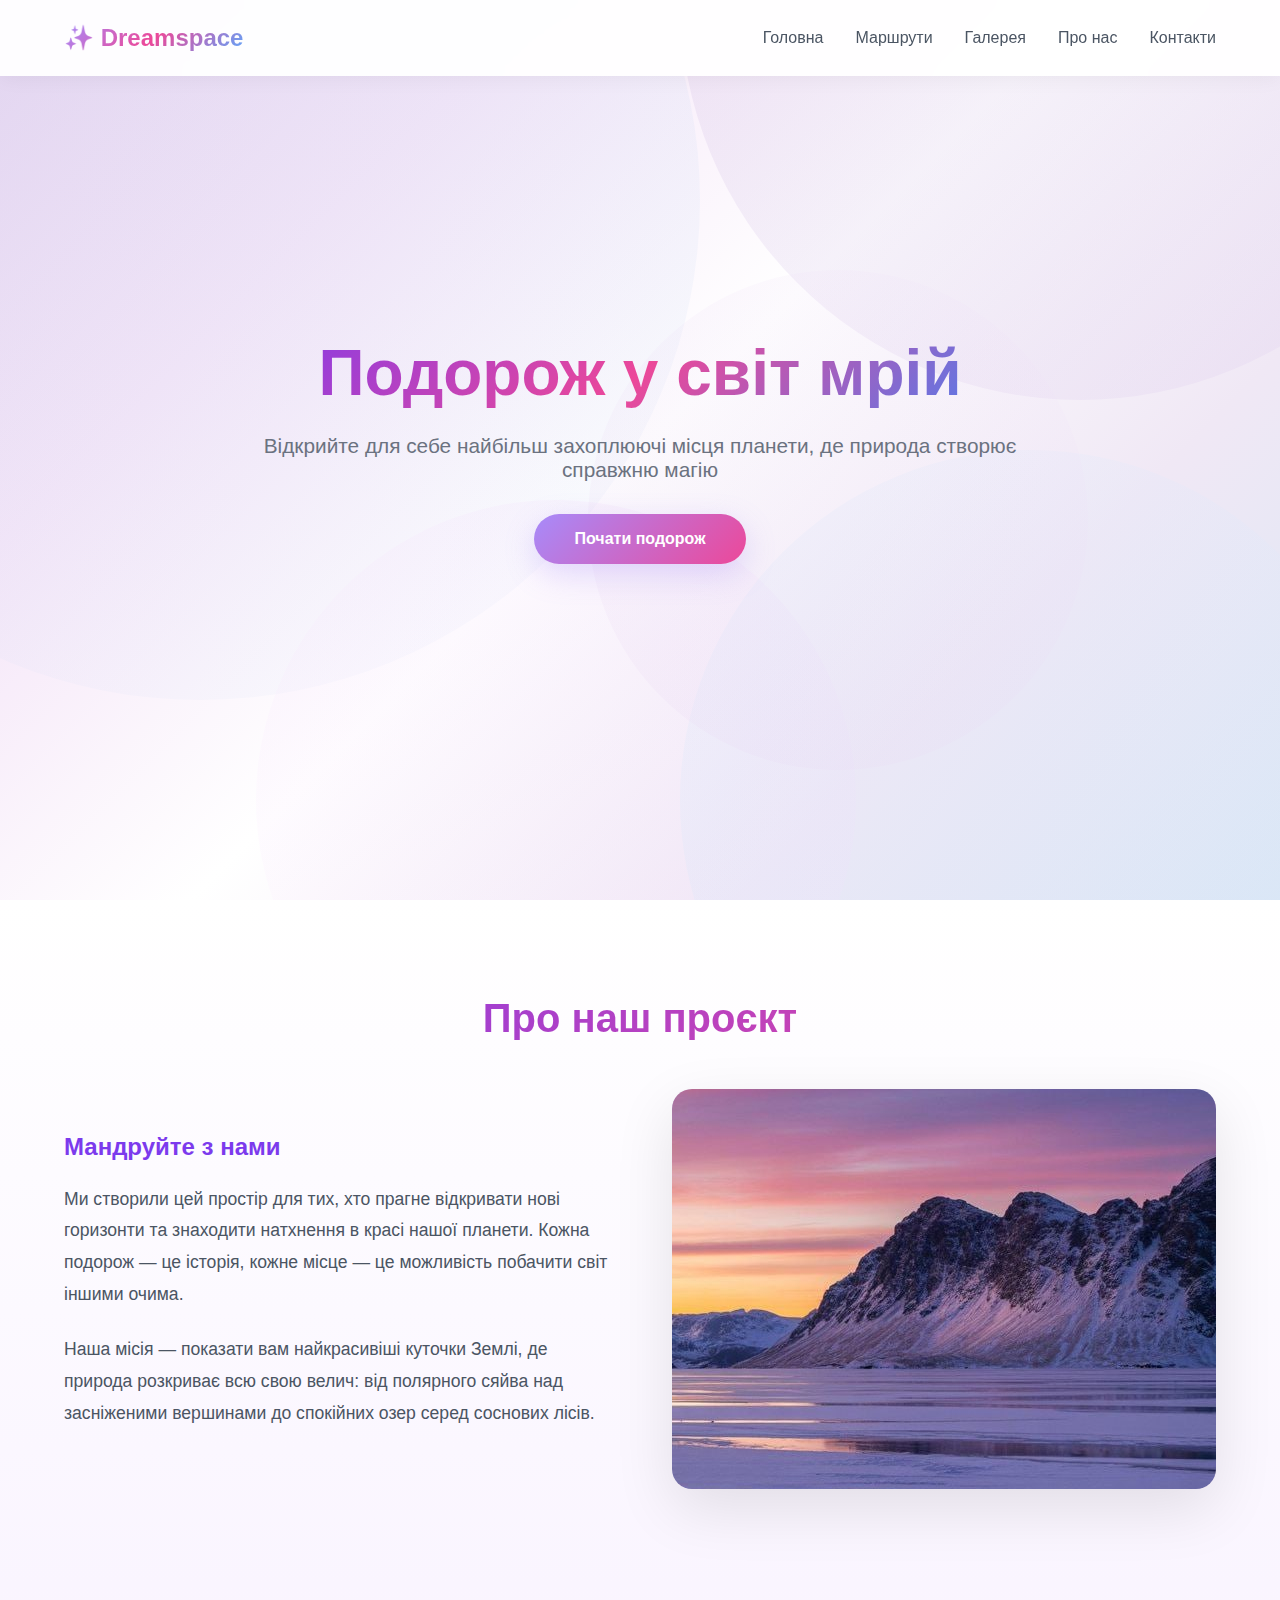
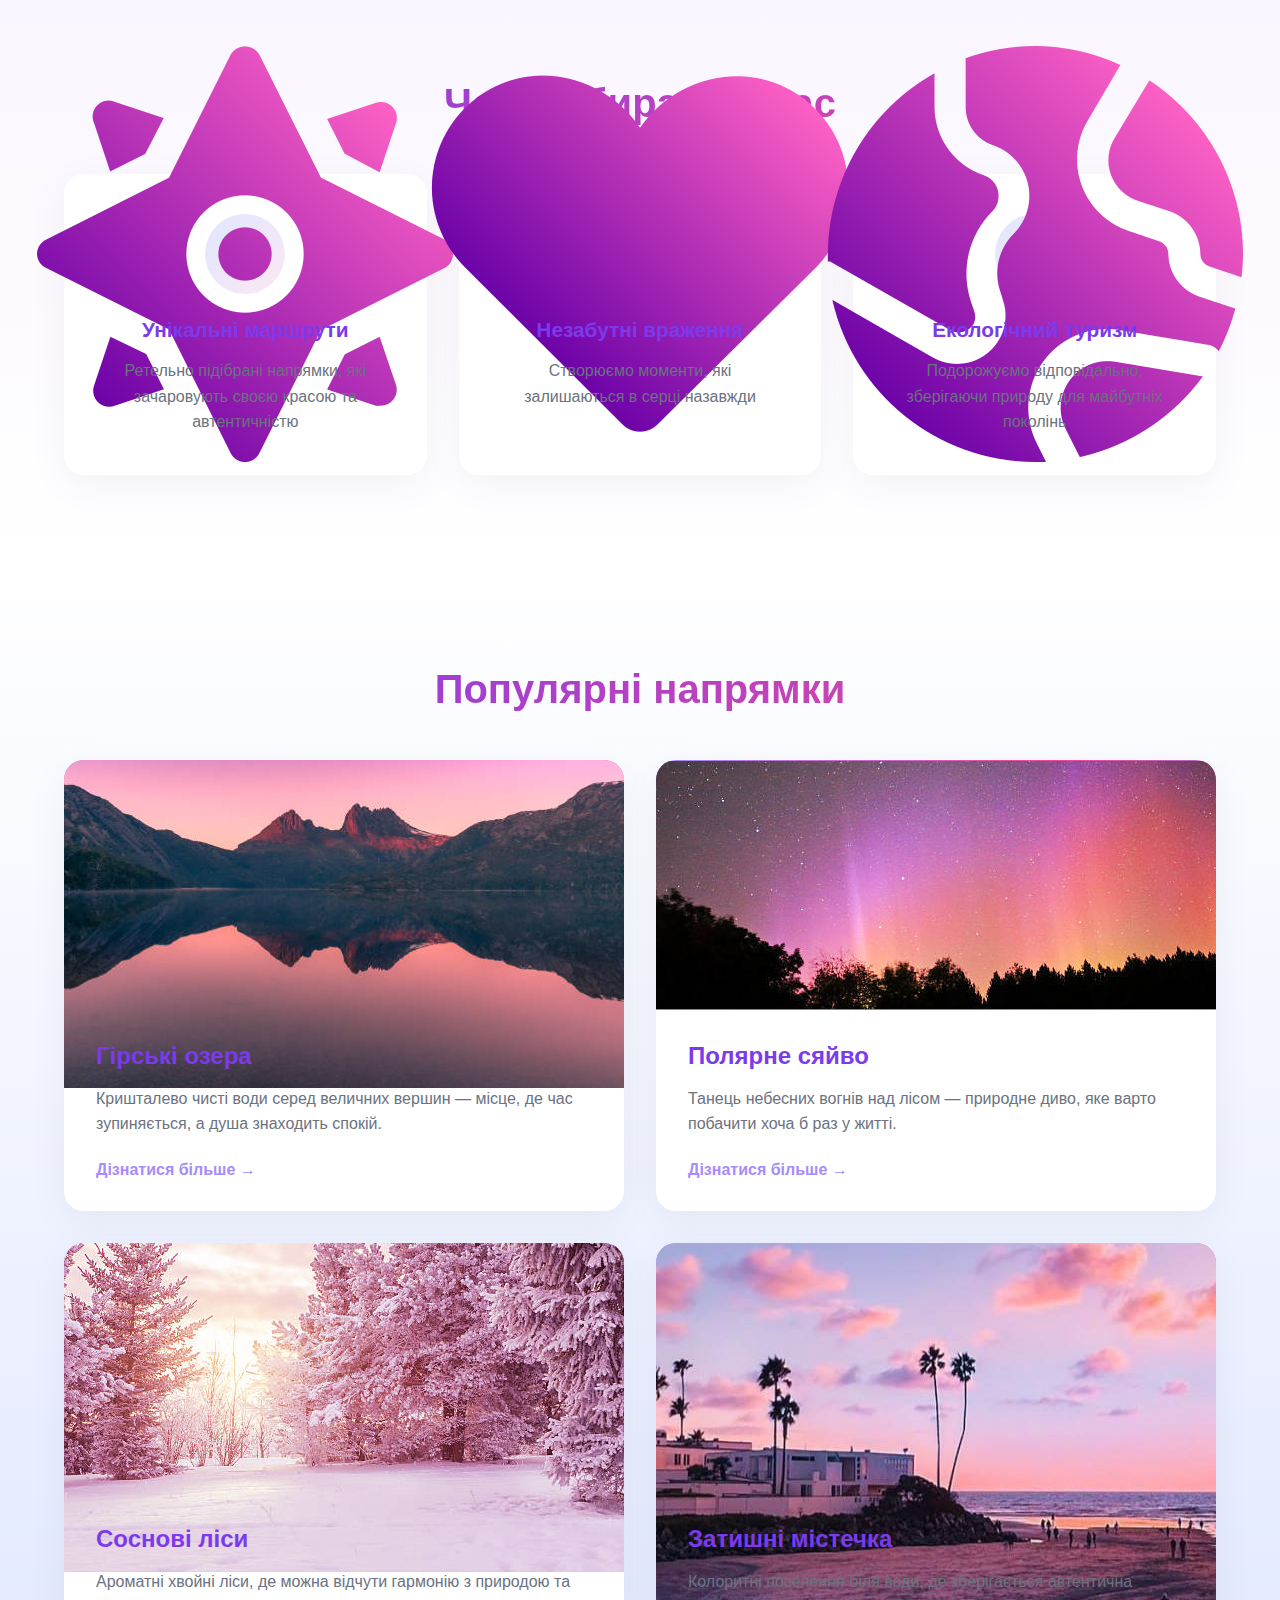
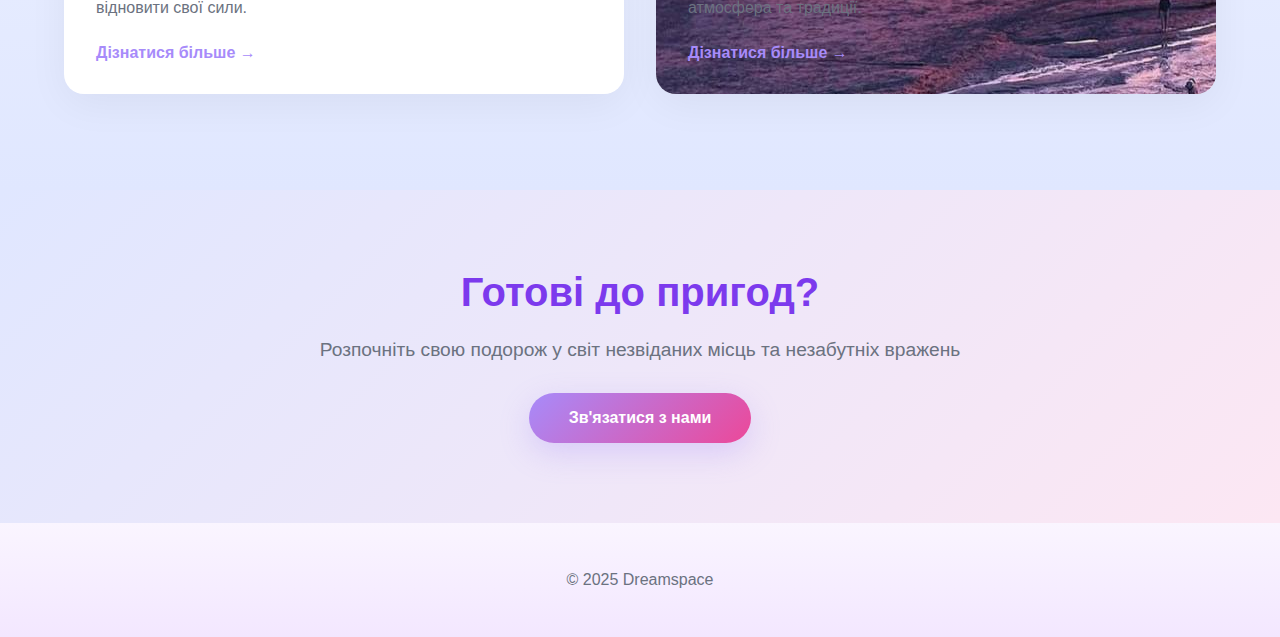
<file: index.html>
<!DOCTYPE html>
<html lang="uk">
  <head>
    <meta charset="UTF-8" />
    <meta name="viewport" content="width=device-width, initial-scale=1.0" />
    <title>Dreamspace</title>
    <link rel="stylesheet" href="assets/css/common.css" />
    <link rel="stylesheet" href="assets/css/index.css" />
  </head>
  <body>
    <nav>
      <div class="logo">
        <a href="index.html">✨ Dreamspace </a>
      </div>
      <ul class="nav-links">
        <li><a href="index.html">Головна</a></li>
        <li><a href="routes.html">Маршрути</a></li>
        <li><a href="gallery.html">Галерея</a></li>
        <li><a href="about.html">Про нас</a></li>
        <li><a href="contact.html">Контакти</a></li>
      </ul>
    </nav>

    <section class="hero">
      <div class="wave-shape wave1"></div>
      <div class="wave-shape wave2"></div>
      <div class="wave-shape wave3"></div>
      <div class="wave-shape wave4"></div>
      <div class="wave-shape wave5"></div>

      <div class="hero-content">
        <h1>Подорож у світ мрій</h1>
        <p>
          Відкрийте для себе найбільш захоплюючі місця планети, де природа
          створює справжню магію
        </p>
        <a href="routes.html" class="cta-button">Почати подорож</a>
      </div>
    </section>

    <section class="section about-section">
      <h2 class="section-title">Про наш проєкт</h2>
      <div class="about-content">
        <div class="about-text">
          <h3>Мандруйте з нами</h3>
          <p>
            Ми створили цей простір для тих, хто прагне відкривати нові
            горизонти та знаходити натхнення в красі нашої планети. Кожна
            подорож — це історія, кожне місце — це можливість побачити світ
            іншими очима.
          </p>
          <p>
            Наша місія — показати вам найкрасивіші куточки Землі, де природа
            розкриває всю свою велич: від полярного сяйва над засніженими
            вершинами до спокійних озер серед соснових лісів.
          </p>
        </div>
        <div class="about-image">
          <img src="images/photo_2025-11-09_23-30-22.jpg" />
        </div>
      </div>
    </section>

    <section class="section features-section">
      <h2 class="section-title">Чому обирають нас</h2>
      <div class="features-grid">
        <div class="feature-card">
          <div class="feature-icon">
            <img src="images/icons/compass.png" />
          </div>
          <h3>Унікальні маршрути</h3>
          <p>
            Ретельно підібрані напрямки, які зачаровують своєю красою та
            автентичністю
          </p>
        </div>
        <div class="feature-card">
          <div class="feature-icon">
            <img src="images/icons/love.png" />
          </div>
          <h3>Незабутні враження</h3>
          <p>Створюємо моменти, які залишаються в серці назавжди</p>
        </div>
        <div class="feature-card">
          <div class="feature-icon">
            <img src="images/icons/earth.png" />
          </div>
          <h3>Екологічний туризм</h3>
          <p>
            Подорожуємо відповідально, зберігаючи природу для майбутніх поколінь
          </p>
        </div>
      </div>
    </section>

    <section class="section destinations-section">
      <h2 class="section-title">Популярні напрямки</h2>
      <div class="destinations-grid">
        <div class="destination-card">
          <div class="destination-image">
            <img src="images/goriIozerahoto-1202392799-612x612.jpg" />
          </div>
          <div class="destination-content">
            <h3>Гірські озера</h3>
            <p>
              Кришталево чисті води серед величних вершин — місце, де час
              зупиняється, а душа знаходить спокій.
            </p>
            <a href="more.html" class="learn-more"
              >Дізнатися більше →</a
            >
          </div>
        </div>
        <div class="destination-card">
          <div class="destination-image">
            <img src="images/istockphotoAuro-491762820-612x612.jpg" />
          </div>
          <div class="destination-content">
            <h3>Полярне сяйво</h3>
            <p>
              Танець небесних вогнів над лісом — природне диво, яке варто
              побачити хоча б раз у житті.
            </p>
            <a href="more2.html" class="learn-more"
              >Дізнатися більше →</a
            >
          </div>
        </div>
        <div class="destination-card">
          <div class="destination-image">
            <img src="images/istockphotoFore-512690370-612x612.jpg" />
          </div>
          <div class="destination-content">
            <h3>Соснові ліси</h3>
            <p>
              Ароматні хвойні ліси, де можна відчути гармонію з природою та
              відновити свої сили.
            </p>
            <a href="more3.html" class="learn-more"
              >Дізнатися більше →</a
            >
          </div>
        </div>
        <div class="destination-card">
          <div class="destination-image">
            <img src="images/mistechko_2025-11-10_00-04-48.jpg" />
          </div>
          <div class="destination-content">
            <h3>Затишні містечка</h3>
            <p>
              Колоритні поселення біля води, де зберігається автентична
              атмосфера та традиції.
            </p>
            <a href="more4.html" class="learn-more"
              >Дізнатися більше →</a
            >
          </div>
        </div>
      </div>
    </section>

    <section class="cta-section">
      <h2>Готові до пригод?</h2>
      <p>
        Розпочніть свою подорож у світ незвіданих місць та незабутніх вражень
      </p>
      <a href="contact.html" class="cta-button">Зв'язатися з нами</a>
    </section>

    <footer>
      <p>&copy; 2025 Dreamspace</p>
    </footer>
  </body>
</html>
</file>
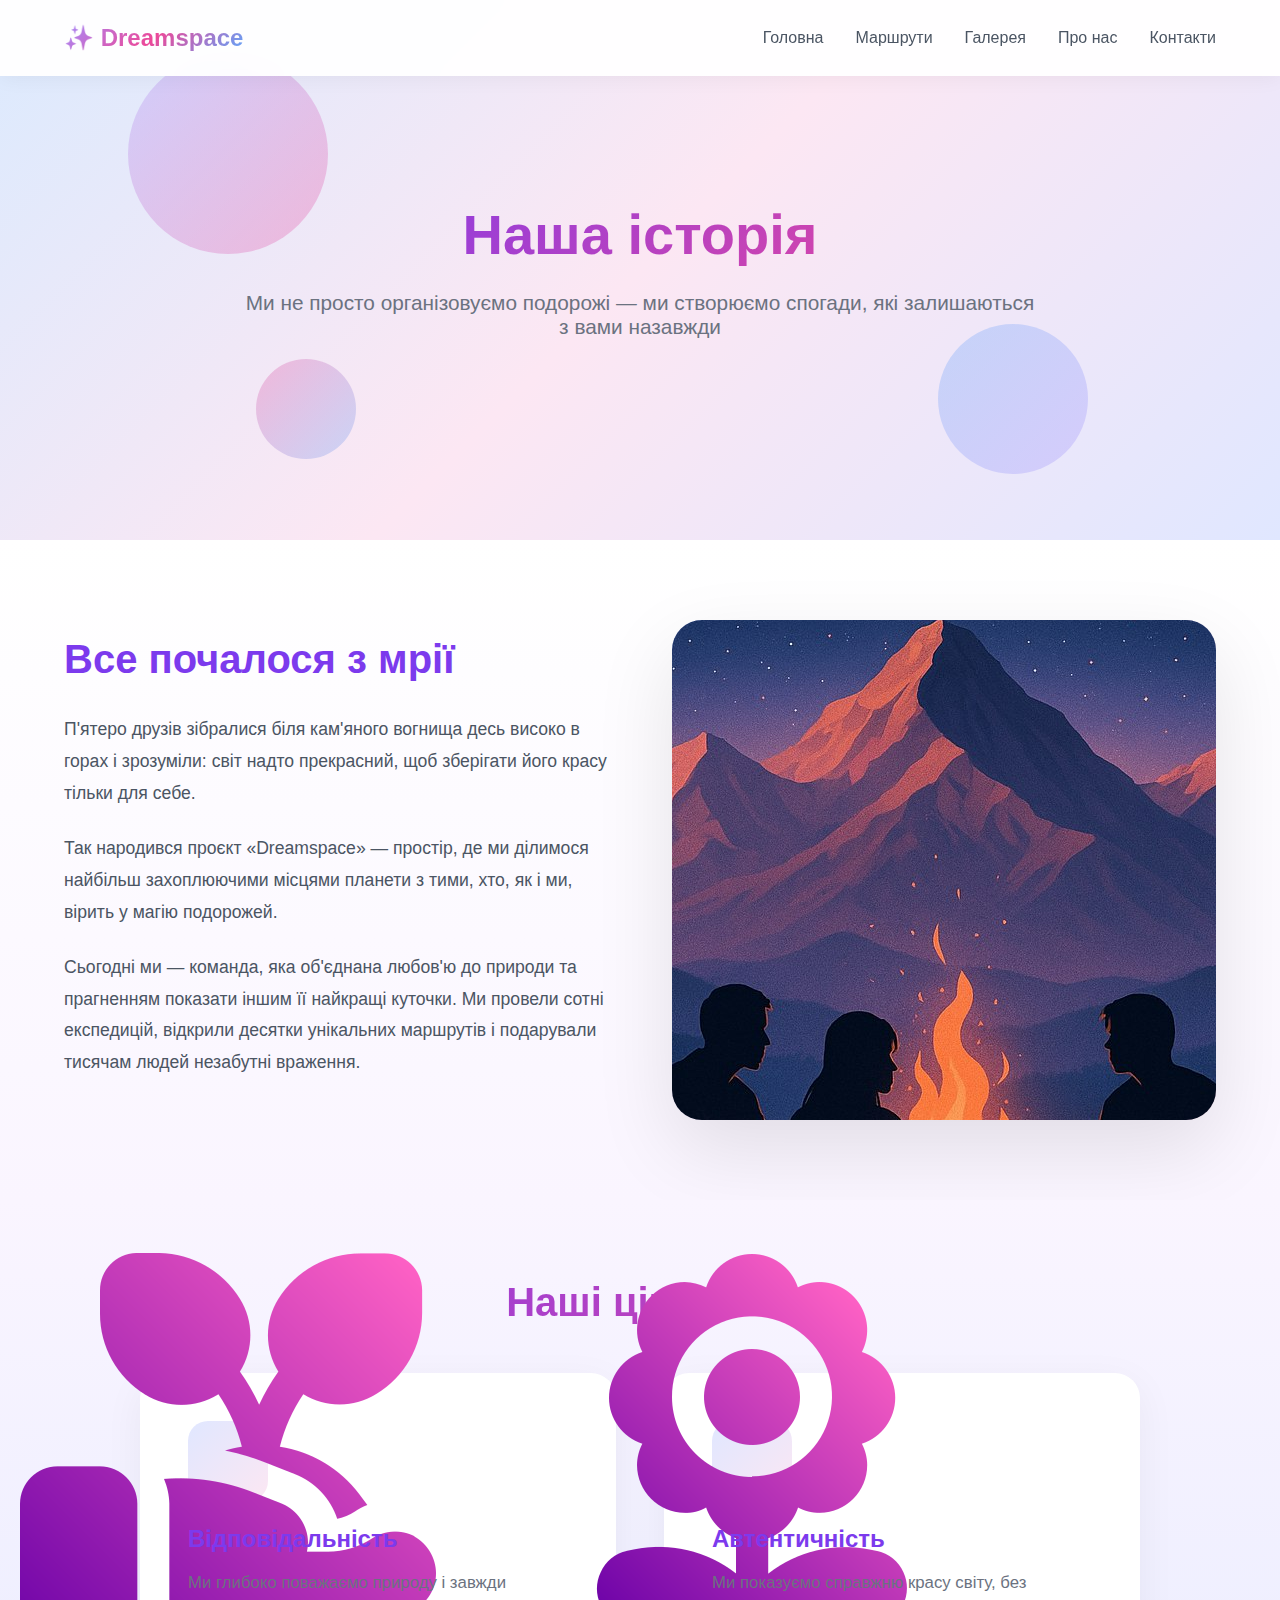
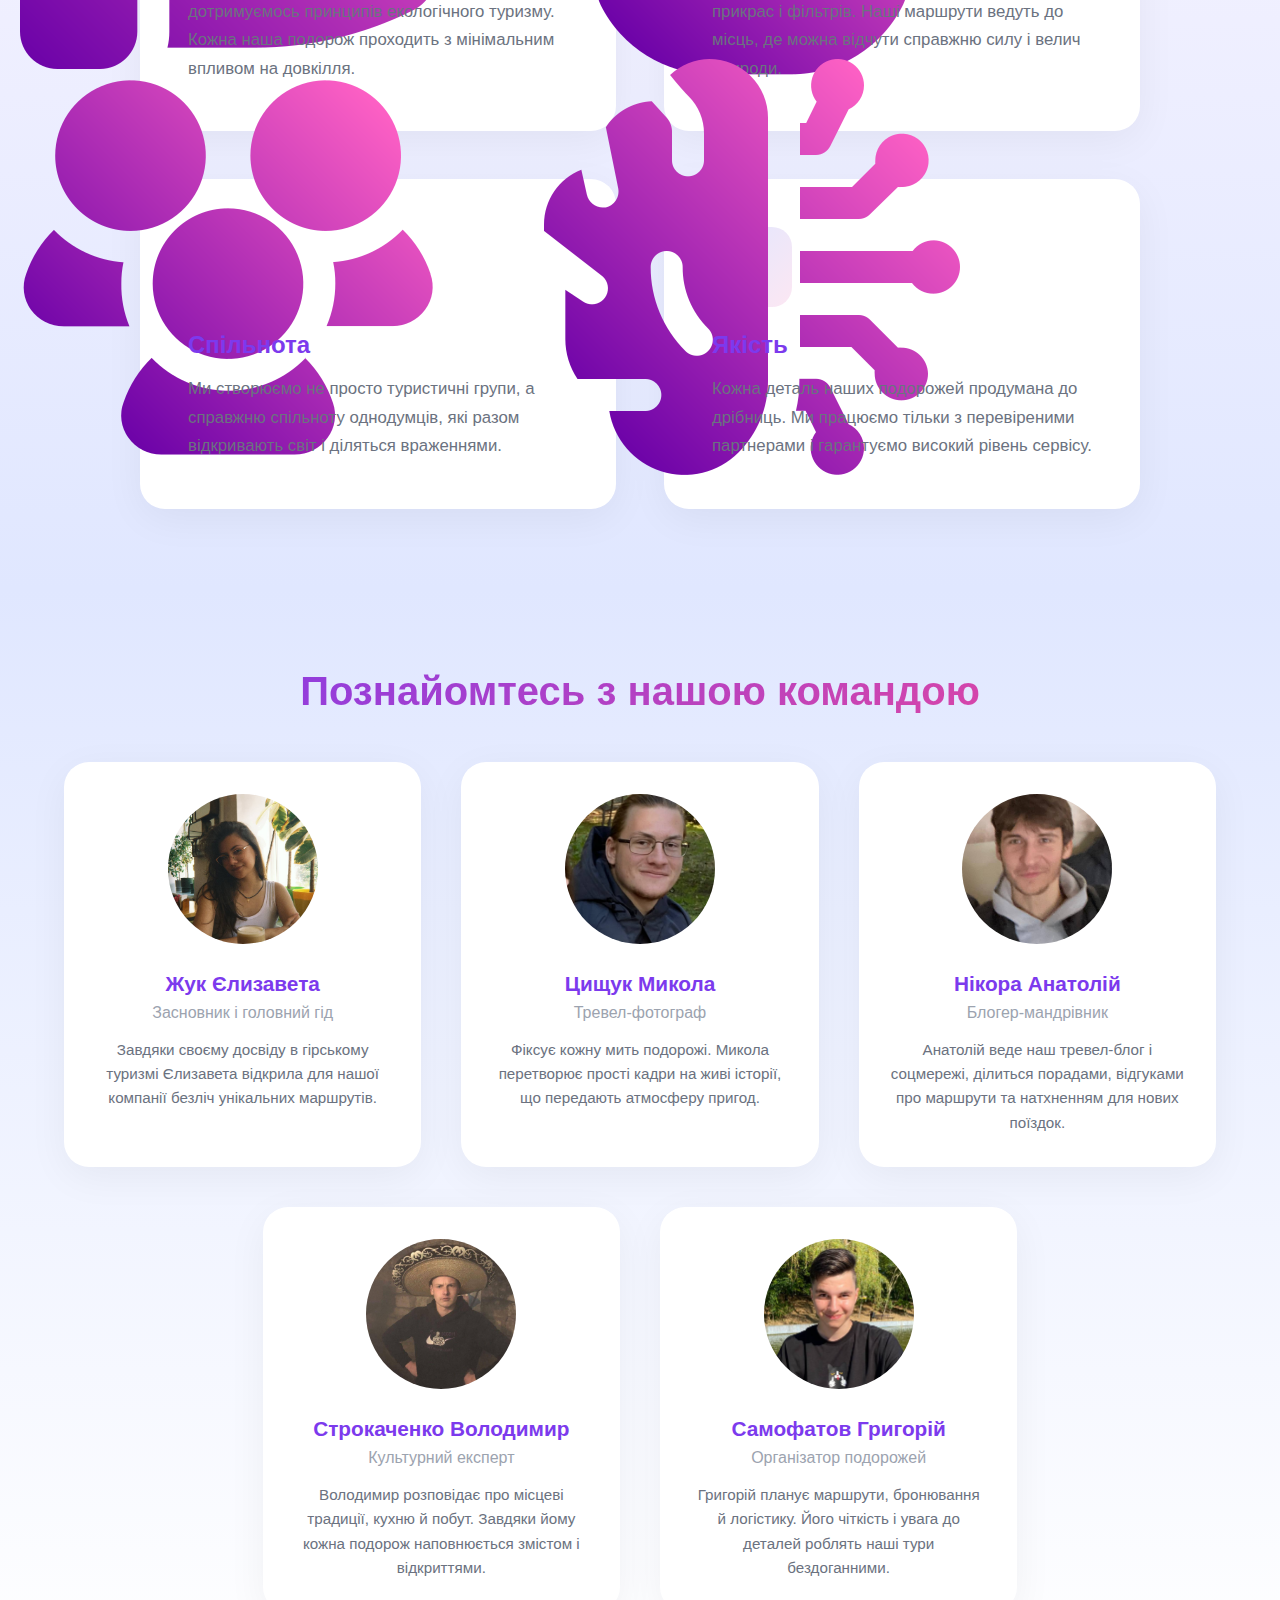
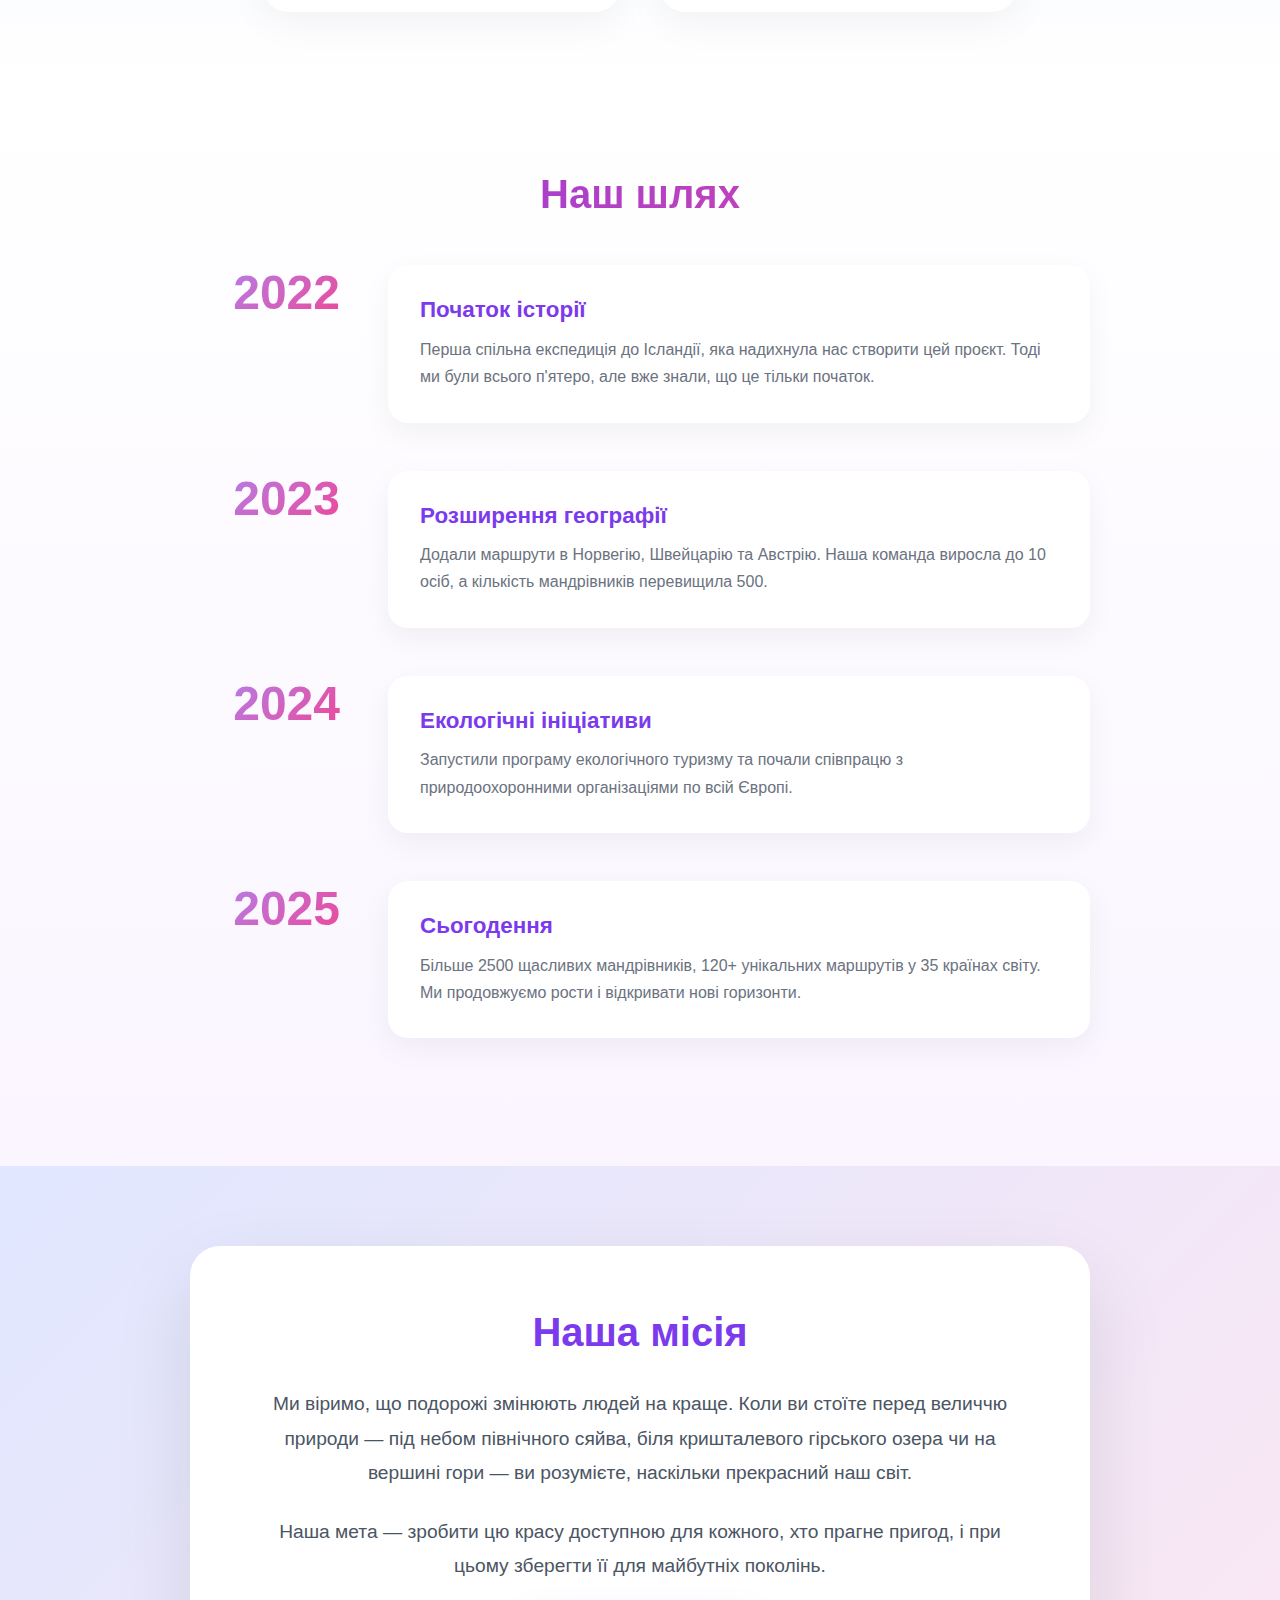
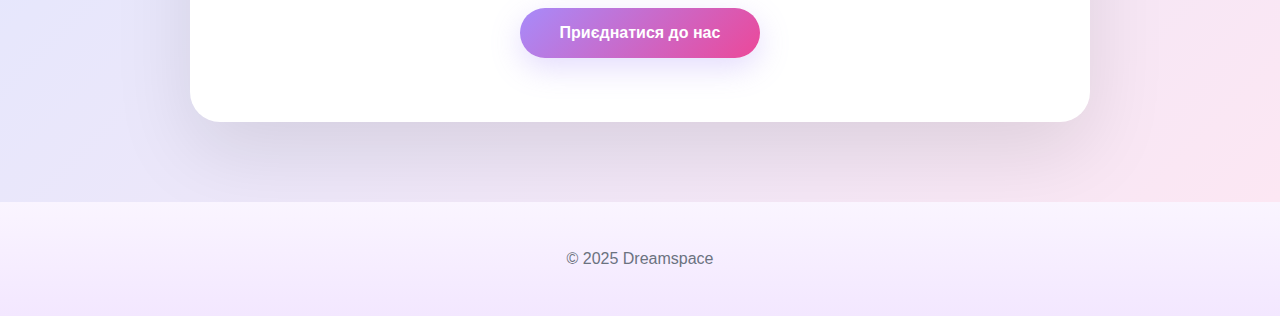
<file: about.html>
<!DOCTYPE html>
<html lang="uk">
  <head>
    <meta charset="UTF-8" />
    <meta name="viewport" content="width=device-width, initial-scale=1.0" />
    <title>Dreamspace</title>
    <link rel="stylesheet" href="assets/css/common.css" />
    <link rel="stylesheet" href="assets/css/about.css" />
  </head>
  <body>
    <nav>
      <div class="logo">
        <a href="/Colors of dreams/index.html">✨ Dreamspace </a>
      </div>
      <ul class="nav-links">
        <li><a href="index.html">Головна</a></li>
        <li><a href="routes.html">Маршрути</a></li>
        <li><a href="gallery.html">Галерея</a></li>
        <li><a href="about.html">Про нас</a></li>
        <li><a href="contact.html">Контакти</a></li>
      </ul>
    </nav>

    <section class="hero-about">
      <div class="floating-shapes">
        <div class="shape shape1"></div>
        <div class="shape shape2"></div>
        <div class="shape shape3"></div>
      </div>
      <div class="hero-content">
        <h1>Наша історія</h1>
        <p>
          Ми не просто організовуємо подорожі — ми створюємо спогади, які
          залишаються з вами назавжди
        </p>
      </div>
    </section>

    <section class="section story-section">
      <div class="story-content">
        <div class="story-text">
          <h2>Все почалося з мрії</h2>
          <p>
            П'ятеро друзів зібралися біля кам'яного вогнища десь високо в горах
            і зрозуміли: світ надто прекрасний, щоб зберігати його красу тільки
            для себе.
          </p>
          <p>
            Так народився проєкт «Dreamspace» — простір, де ми ділимося найбільш
            захоплюючими місцями планети з тими, хто, як і ми, вірить у магію
            подорожей.
          </p>
          <p>
            Сьогодні ми — команда, яка об'єднана любов'ю до природи та
            прагненням показати іншим її найкращі куточки. Ми провели сотні
            експедицій, відкрили десятки унікальних маршрутів і подарували
            тисячам людей незабутні враження.
          </p>
        </div>
        <div class="story-image">
          <img src="images/photo_2025-11-10_02-10-05.jpg" />
        </div>
      </div>
    </section>

    <section class="section values-section">
      <h2 class="section-title">Наші цінності</h2>
      <div class="values-grid">
        <div class="value-card">
          <div class="value-icon">
            <img src="images/icons/green-earth.png" />
          </div>
          <h3>Відповідальність</h3>
          <p>
            Ми глибоко поважаємо природу і завжди дотримуємось принципів
            екологічного туризму. Кожна наша подорож проходить з мінімальним
            впливом на довкілля.
          </p>
        </div>
        <div class="value-card">
          <div class="value-icon">
            <img src="images/icons/sunflower.png" />
          </div>
          <h3>Автентичність</h3>
          <p>
            Ми показуємо справжню красу світу, без прикрас і фільтрів. Наші
            маршрути ведуть до місць, де можна відчути справжню силу і велич
            природи.
          </p>
        </div>
        <div class="value-card">
          <div class="value-icon">
            <img src="images/icons/team.png" />
          </div>
          <h3>Спільнота</h3>
          <p>
            Ми створюємо не просто туристичні групи, а справжню спільноту
            однодумців, які разом відкривають світ і діляться враженнями.
          </p>
        </div>
        <div class="value-card">
          <div class="value-icon">
            <img src="images/icons/ai.png" />
          </div>
          <h3>Якість</h3>
          <p>
            Кожна деталь наших подорожей продумана до дрібниць. Ми працюємо
            тільки з перевіреними партнерами і гарантуємо високий рівень
            сервісу.
          </p>
        </div>
      </div>
    </section>

    <section class="section team-section">
      <h2 class="section-title">Познайомтесь з нашою командою</h2>
      <div class="team-grid">
        <div class="team-member pos-1">
          <img
            src="src/images/avatar1.jpg"
            alt="Фото Жук Єлизавета."
            class="member-photo"
          />
          <h3 class="member-name">Жук Єлизавета</h3>
          <p class="member-role">Засновник і головний гід</p>
          <p class="member-bio">
            Завдяки своєму досвіду в гірському туризмі Єлизавета відкрила для
            нашої компанії безліч унікальних маршрутів.
          </p>
        </div>
        <div class="team-member pos-2">
          <img
            src="src/images/avatar2.jpg"
            alt="Цищук Микола"
            class="member-photo"
          />
          <h3 class="member-name">Цищук Микола</h3>
          <p class="member-role">Тревел-фотограф</p>
          <p class="member-bio">
            Фіксує кожну мить подорожі. Микола перетворює прості кадри на живі
            історії, що передають атмосферу пригод.
          </p>
        </div>
        <div class="team-member pos-3">
          <img
            src="src/images/avatar3.jpg"
            alt="Фото Нікора Анатолій"
            class="member-photo"
          />
          <h3 class="member-name">Нікора Анатолій</h3>
          <p class="member-role">Блогер-мандрівник</p>
          <p class="member-bio">
            Анатолій веде наш тревел-блог і соцмережі, ділиться порадами,
            відгуками про маршрути та натхненням для нових поїздок.
          </p>
        </div>
        <div class="team-member pos-4">
          <img
            src="src/images/avatar4.jpg"
            alt="Фото Строкаченко Володимир"
            class="member-photo"
          />
          <h3 class="member-name">Строкаченко Володимир</h3>
          <p class="member-role">Культурний експерт</p>
          <p class="member-bio">
            Володимир розповідає про місцеві традиції, кухню й побут. Завдяки
            йому кожна подорож наповнюється змістом і відкриттями.
          </p>
        </div>
        <div class="team-member pos-5">
          <img
            src="src/images/avatar5.jpg"
            alt="Фото Самофатов Григорій"
            class="member-photo"
          />
          <h3 class="member-name">Самофатов Григорій</h3>
          <p class="member-role">Організатор подорожей</p>
          <p class="member-bio">
            Григорій планує маршрути, бронювання й логістику. Його чіткість і
            увага до деталей роблять наші тури бездоганними.
          </p>
        </div>
      </div>
    </section>

    <section class="section journey-section">
      <h2 class="section-title">Наш шлях</h2>
      <div class="journey-timeline">
        <div class="journey-item">
          <div class="journey-year">2022</div>
          <div class="journey-content">
            <h3>Початок історії</h3>
            <p>
              Перша спільна експедиція до Ісландії, яка надихнула нас створити
              цей проєкт. Тоді ми були всього п'ятеро, але вже знали, що це
              тільки початок.
            </p>
          </div>
        </div>
        <div class="journey-item">
          <div class="journey-year">2023</div>
          <div class="journey-content">
            <h3>Розширення географії</h3>
            <p>
              Додали маршрути в Норвегію, Швейцарію та Австрію. Наша команда
              виросла до 10 осіб, а кількість мандрівників перевищила 500.
            </p>
          </div>
        </div>
        <div class="journey-item">
          <div class="journey-year">2024</div>
          <div class="journey-content">
            <h3>Екологічні ініціативи</h3>
            <p>
              Запустили програму екологічного туризму та почали співпрацю з
              природоохоронними організаціями по всій Європі.
            </p>
          </div>
        </div>
        <div class="journey-item">
          <div class="journey-year">2025</div>
          <div class="journey-content">
            <h3>Сьогодення</h3>
            <p>
              Більше 2500 щасливих мандрівників, 120+ унікальних маршрутів у 35
              країнах світу. Ми продовжуємо рости і відкривати нові горизонти.
            </p>
          </div>
        </div>
      </div>
    </section>

    <section class="mission-section">
      <div class="mission-box">
        <h2>Наша місія</h2>
        <p>
          Ми віримо, що подорожі змінюють людей на краще. Коли ви стоїте перед
          величчю природи — під небом північного сяйва, біля кришталевого
          гірського озера чи на вершині гори — ви розумієте, наскільки
          прекрасний наш світ.
        </p>
        <p>
          Наша мета — зробити цю красу доступною для кожного, хто прагне пригод,
          і при цьому зберегти її для майбутніх поколінь.
        </p>
        <a href="contact.html" class="cta-button">Приєднатися до нас</a>
      </div>
    </section>

    <footer>
      <p>&copy; 2025 Dreamspace</p>
    </footer>
  </body>
</html>
</file>
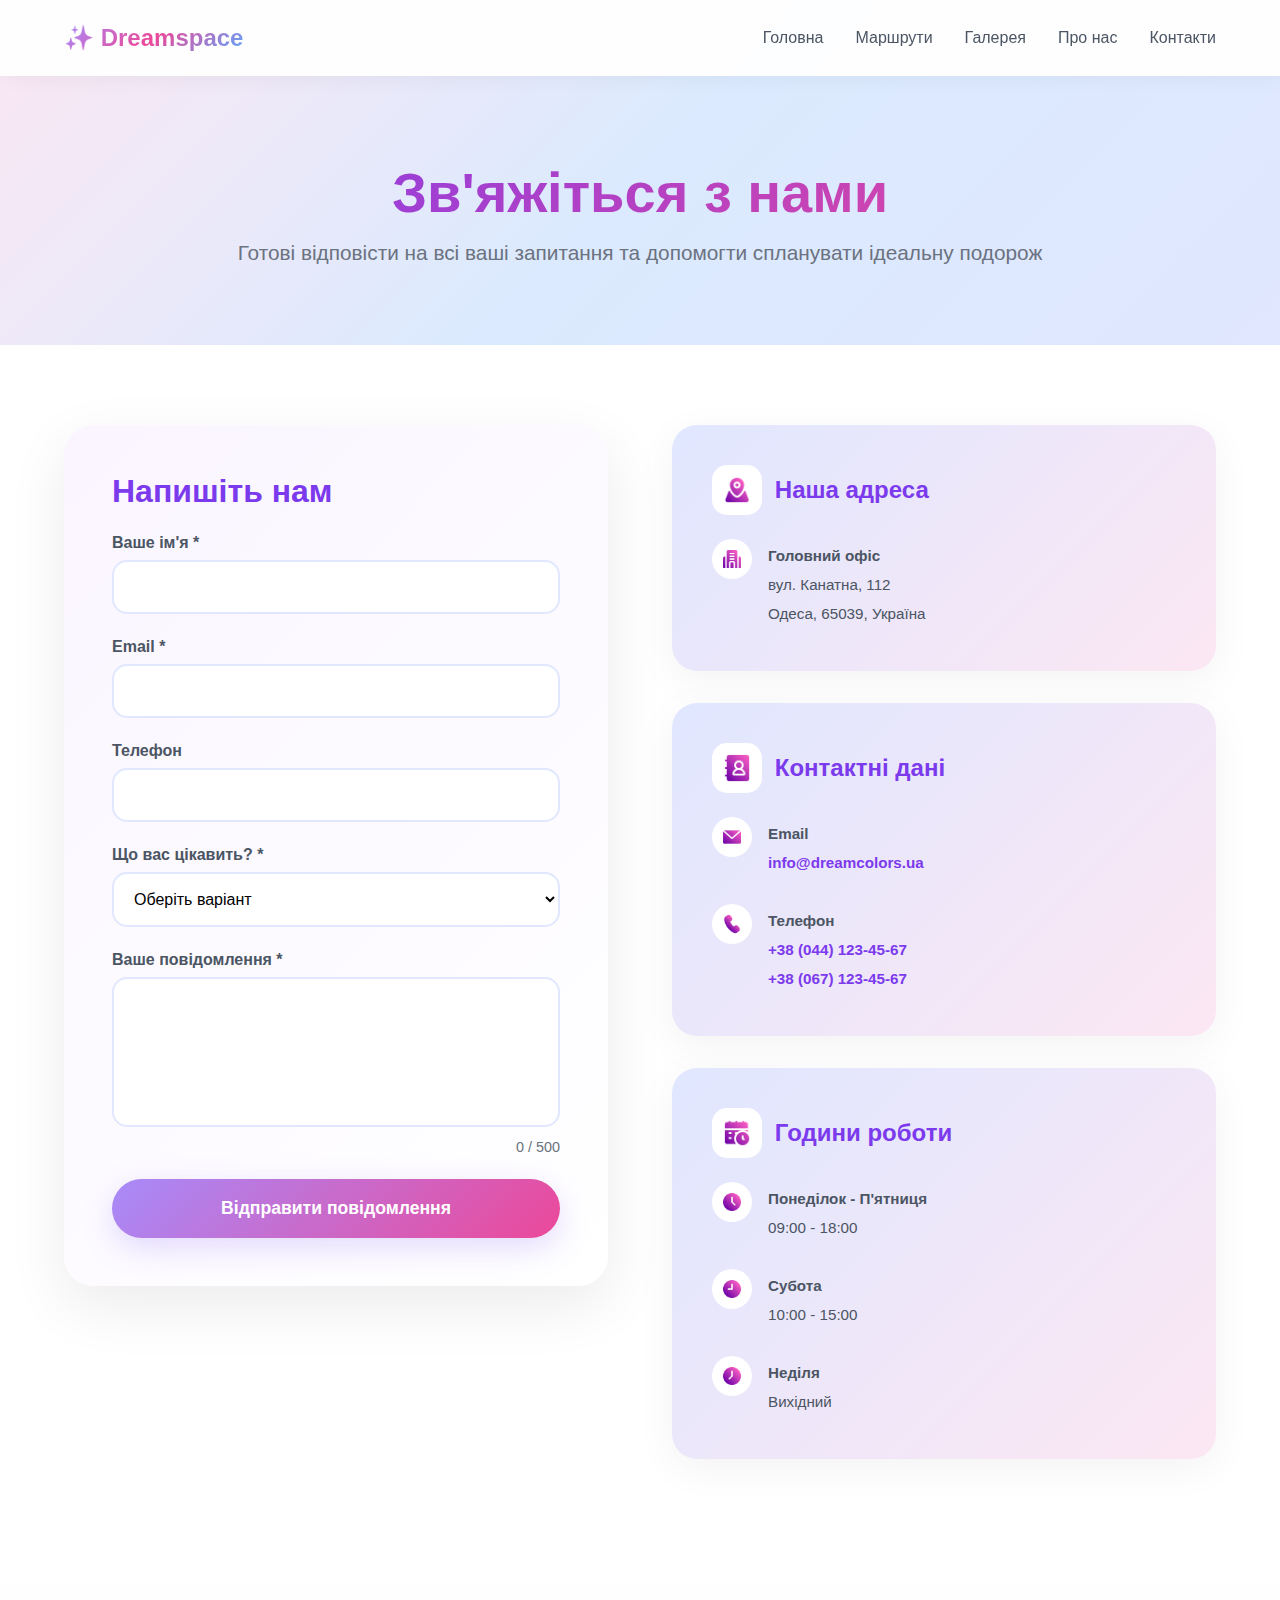
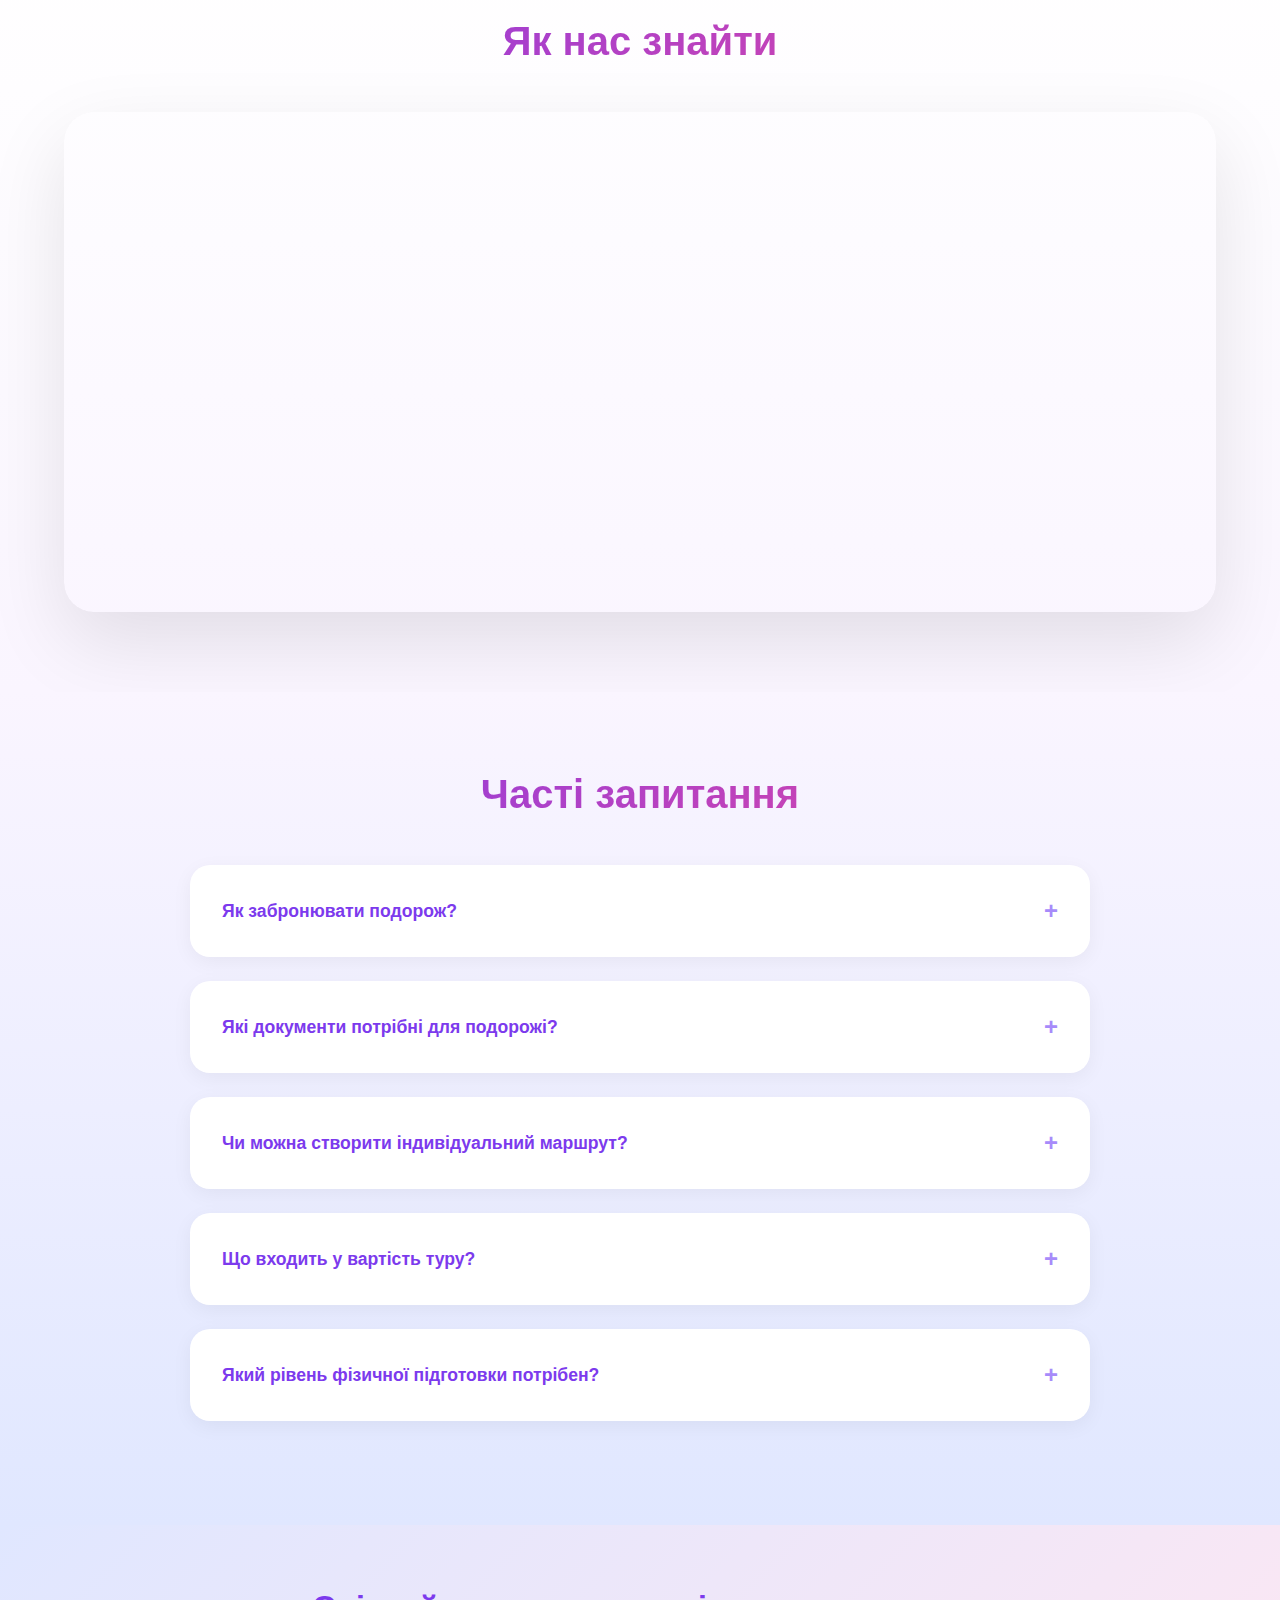
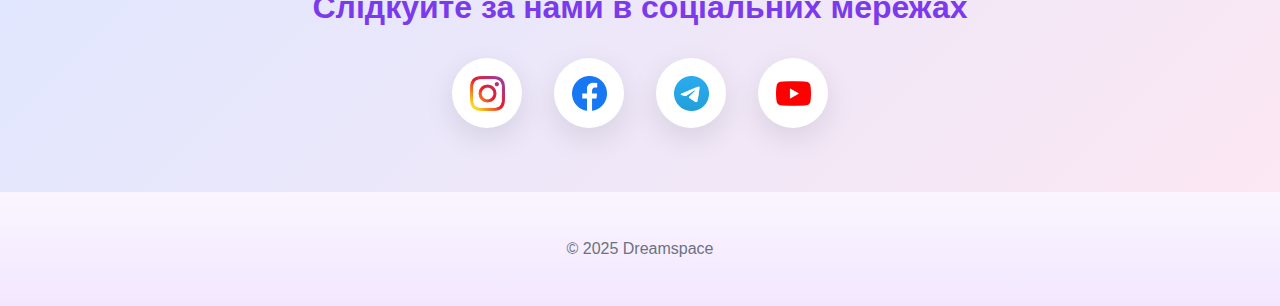
<file: contact.html>
<!DOCTYPE html>
<html lang="uk">
  <head>
    <meta charset="UTF-8" />
    <meta name="viewport" content="width=device-width, initial-scale=1.0" />
    <title>Dreamspace</title>
    <link rel="stylesheet" href="assets/css/common.css" />
    <link rel="stylesheet" href="assets/css/contact.css" />
  </head>
  <body>
    <nav>
      <div class="logo">
        <a href="/Colors of dreams/index.html">✨ Dreamspace </a>
      </div>
      <ul class="nav-links">
        <li><a href="index.html">Головна</a></li>
        <li><a href="routes.html">Маршрути</a></li>
        <li><a href="gallery.html">Галерея</a></li>
        <li><a href="about.html">Про нас</a></li>
        <li><a href="contact.html">Контакти</a></li>
      </ul>
    </nav>

    <div class="contact-hero">
      <h1>Зв'яжіться з нами</h1>
      <p>
        Готові відповісти на всі ваші запитання та допомогти спланувати ідеальну
        подорож
      </p>
      <div class="wave-decoration">
        <div class="wave"></div>
      </div>
    </div>

    <section class="contact-section">
      <div class="contact-container">
        <div class="contact-form-wrapper">
          <h2>Напишіть нам</h2>
          <form>
            <div class="form-group">
              <label for="name">Ваше ім'я *</label>
              <input type="text" id="name" name="name" required />
            </div>
            <div class="form-group">
              <label for="email">Email *</label>
              <input type="email" id="email" name="email" required />
            </div>
            <div class="form-group">
              <label for="phone">Телефон</label>
              <input type="tel" id="phone" name="phone" />
            </div>
            <div class="form-group">
              <label for="interest">Що вас цікавить? *</label>
              <select id="interest" name="interest" required>
                <option value="">Оберіть варіант</option>
                <option value="route">Інформація про маршрути</option>
                <option value="booking">Бронювання подорожі</option>
                <option value="custom">Індивідуальний тур</option>
                <option value="group">Груповий виїзд</option>
                <option value="other">Інше</option>
              </select>
            </div>
            <div class="form-group">
              <label for="message">Ваше повідомлення *</label>
              <textarea
                id="message"
                name="message"
                required
                maxlength="500"
              ></textarea>
              <span id="message-hint" class="char-hint">
                Досягнуто ліміт у 500 символів
              </span>
              <span id="message-counter" class="char-counter">0 / 500</span>
            </div>
            <button type="submit" class="submit-btn">
              Відправити повідомлення
            </button>
          </form>
        </div>

        <div class="contact-info">
          <div class="info-card">
            <h3>
              <span class="info-card-icon">
                <img src="images/icons/map-location.png" />
              </span>
              Наша адреса
            </h3>
            <div class="info-item">
              <div class="info-icon">
                <img src="images/icons/hotel.png" />
              </div>
              <div class="info-text">
                <p><strong>Головний офіс</strong></p>
                <p>вул. Канатна, 112</p>
                <p>Одеса, 65039, Україна</p>
              </div>
            </div>
          </div>

          <div class="info-card">
            <h3>
              <span class="info-card-icon">
                <img src="images/icons/contact-book.png" />
              </span>
              Контактні дані
            </h3>
            <div class="info-item">
              <div class="info-icon">
                <img src="images/icons/email.png" />
              </div>
              <div class="info-text">
                <p><strong>Email</strong></p>
                <p>
                  <a href="mailto:info@dreamcolors.ua">info@dreamcolors.ua</a>
                </p>
              </div>
            </div>
            <div class="info-item">
              <div class="info-icon">
                <img src="images/icons/phone.png" />
              </div>
              <div class="info-text">
                <p><strong>Телефон</strong></p>
                <p><a href="tel:+380441234567">+38 (044) 123-45-67</a></p>
                <p><a href="tel:+380671234567">+38 (067) 123-45-67</a></p>
              </div>
            </div>
          </div>

          <div class="info-card">
            <h3>
              <span class="info-card-icon">
                <img src="images/icons/schedule.png" />
              </span>
              Години роботи
            </h3>
            <div class="info-item">
              <div class="info-icon">
                <img src="images/icons/clock.png" />
              </div>
              <div class="info-text">
                <p><strong>Понеділок - П'ятниця</strong></p>
                <p>09:00 - 18:00</p>
              </div>
            </div>
            <div class="info-item">
              <div class="info-icon">
                <img src="images/icons/clock (1).png" />
              </div>
              <div class="info-text">
                <p><strong>Субота</strong></p>
                <p>10:00 - 15:00</p>
              </div>
            </div>
            <div class="info-item">
              <div class="info-icon">
                <img src="images/icons/clock (2).png" />
              </div>
              <div class="info-text">
                <p><strong>Неділя</strong></p>
                <p>Вихідний</p>
              </div>
            </div>
          </div>
        </div>
      </div>
    </section>

    <section class="map-section">
      <h2 class="section-title">Як нас знайти</h2>
      <div class="map-container">
        <div class="map-container">
          <iframe
            src="https://www.google.com/maps/embed?pb=!1m18!1m12!1m3!1d2748.473374275988!2d30.7442927!3d46.459130800000004!2m3!1f0!2f0!3f0!3m2!1i1024!2i768!4f13.1!3m3!1m2!1s0x40c633d77bbf5f0b%3A0x1d1d936df1b2aa29!2z0J7QtNC10YHRjNC60LjQuSDQvdCw0YbRltC-0L3QsNC70YzQvdC40Lkg0YLQtdGF0L3QvtC70L7Qs9GW0YfQvdC40Lkg0YPQvdGW0LLQtdGA0YHQuNGC0LXRgg!5e0!3m2!1sru!2sua!4v1762731297374!5m2!1sru!2sua"
            width="600"
            height="450"
            style="border: 0"
            allowfullscreen=""
            loading="lazy"
            referrerpolicy="no-referrer-when-downgrade"
          ></iframe>
        </div>
      </div>
    </section>

    <section class="faq-section">
      <h2 class="section-title">Часті запитання</h2>
      <div class="faq-container">
        <div class="faq-item">
          <div class="faq-question">
            <span>Як забронювати подорож?</span>
            <span class="faq-icon">+</span>
          </div>
          <div class="faq-answer">
            Ви можете забронювати подорож через форму на цій сторінці,
            зателефонувавши нам або відвідавши наш офіс. Ми зв'яжемося з вами
            протягом 24 годин для уточнення деталей та підтвердження бронювання.
          </div>
        </div>

        <div class="faq-item">
          <div class="faq-question">
            <span>Які документи потрібні для подорожі?</span>
            <span class="faq-icon">+</span>
          </div>
          <div class="faq-answer">
            Залежно від напрямку, вам знадобиться закордонний паспорт, можливо
            віза (ми допоможемо з оформленням), туристична страховка (включена у
            вартість) та інші документи, про які ми повідомимо при бронюванні.
          </div>
        </div>

        <div class="faq-item">
          <div class="faq-question">
            <span>Чи можна створити індивідуальний маршрут?</span>
            <span class="faq-icon">+</span>
          </div>
          <div class="faq-answer">
            Так, звичайно! Ми з радістю розробимо для вас унікальний маршрут,
            враховуючи всі ваші побажання та інтереси. Просто зв'яжіться з нами
            для обговорення деталей.
          </div>
        </div>

        <div class="faq-item">
          <div class="faq-question">
            <span>Що входить у вартість туру?</span>
            <span class="faq-icon">+</span>
          </div>
          <div class="faq-answer">
            У вартість зазвичай включено: проживання, харчування (повний
            пансіон), трансфери, послуги гіда, необхідне спорядження, туристична
            страховка та всі вхідні квитки на локації маршруту. Детальний опис
            для кожного туру ви знайдете на сторінці маршрутів.
          </div>
        </div>

        <div class="faq-item">
          <div class="faq-question">
            <span>Який рівень фізичної підготовки потрібен?</span>
            <span class="faq-icon">+</span>
          </div>
          <div class="faq-answer">
            Ми маємо маршрути різної складності — від легких прогулянок до
            складних гірських походів. Кожен тур має відмітку про необхідний
            рівень підготовки. Ми завжди раді допомогти вам обрати маршрут, що
            підходить саме вам.
          </div>
        </div>
      </div>
    </section>

    <section class="social-section">
      <h2>Слідкуйте за нами в соціальних мережах</h2>
      <div class="social-links">
        <a href="#" class="social-link">
          <img src="images/icons/instagram.png" />
        </a>
        <a href="#" class="social-link">
          <img src="images/icons/facebook (1).png" />
        </a>
        <a href="#" class="social-link">
          <img src="images/icons/telegram.png" />
        </a>
        <a href="#" class="social-link">
          <img src="images/icons/facebook.png" />
        </a>
      </div>
    </section>

    <footer>
      <p>&copy; 2025 Dreamspace</p>
    </footer>

    <script src="assets/js/contact.js" defer></script>
  </body>
</html>
</file>
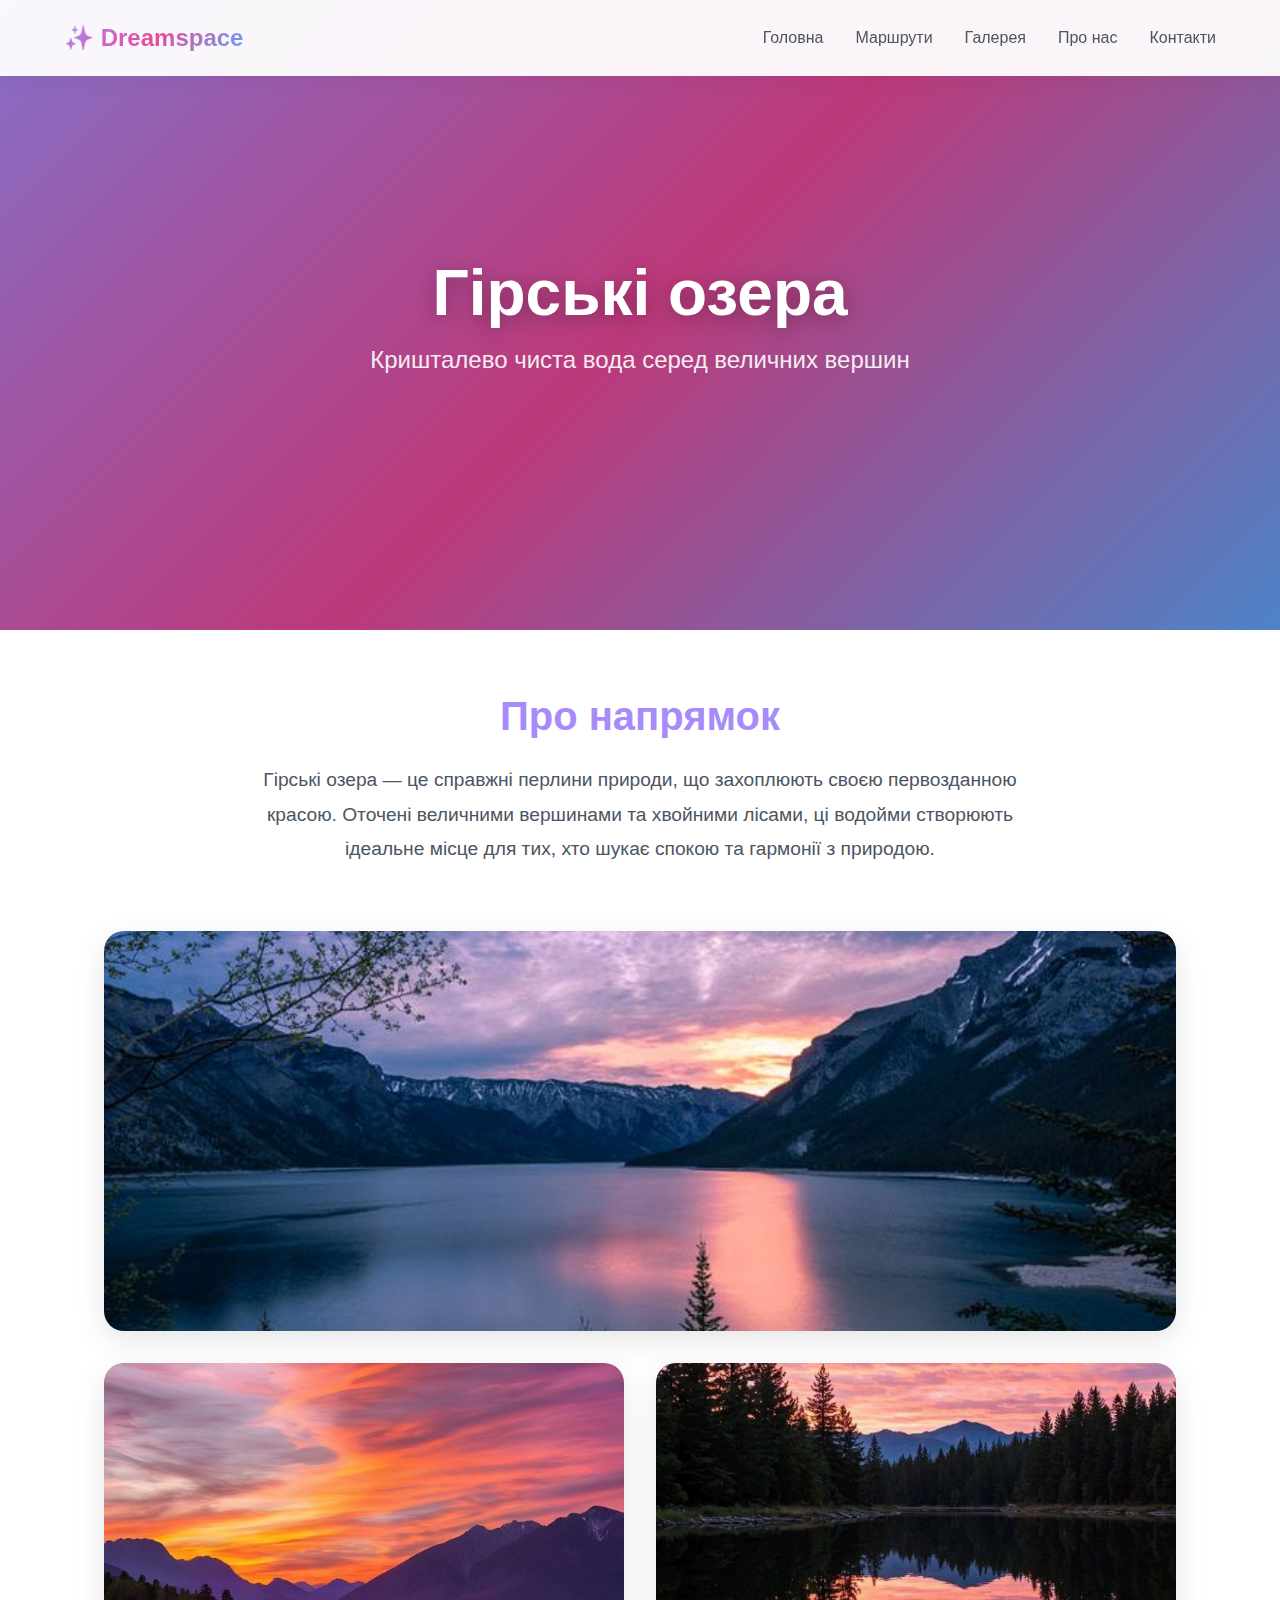
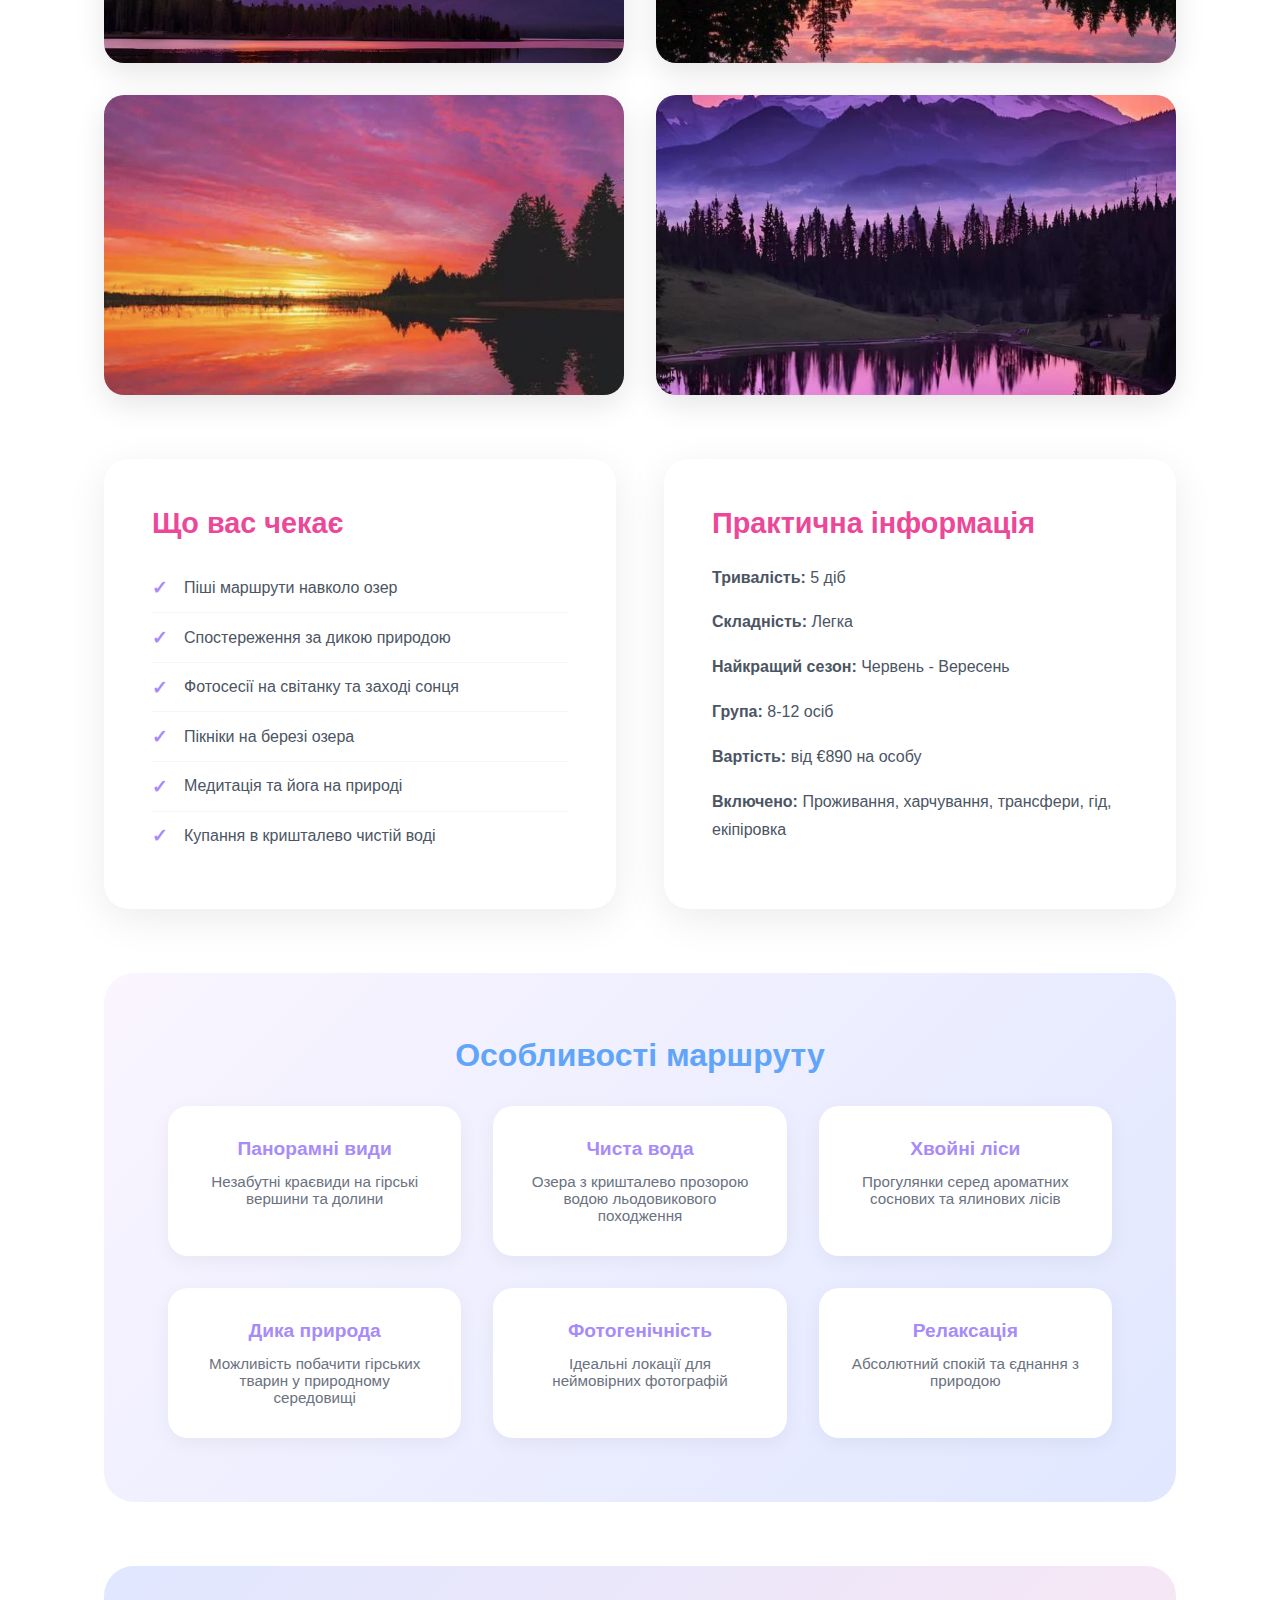
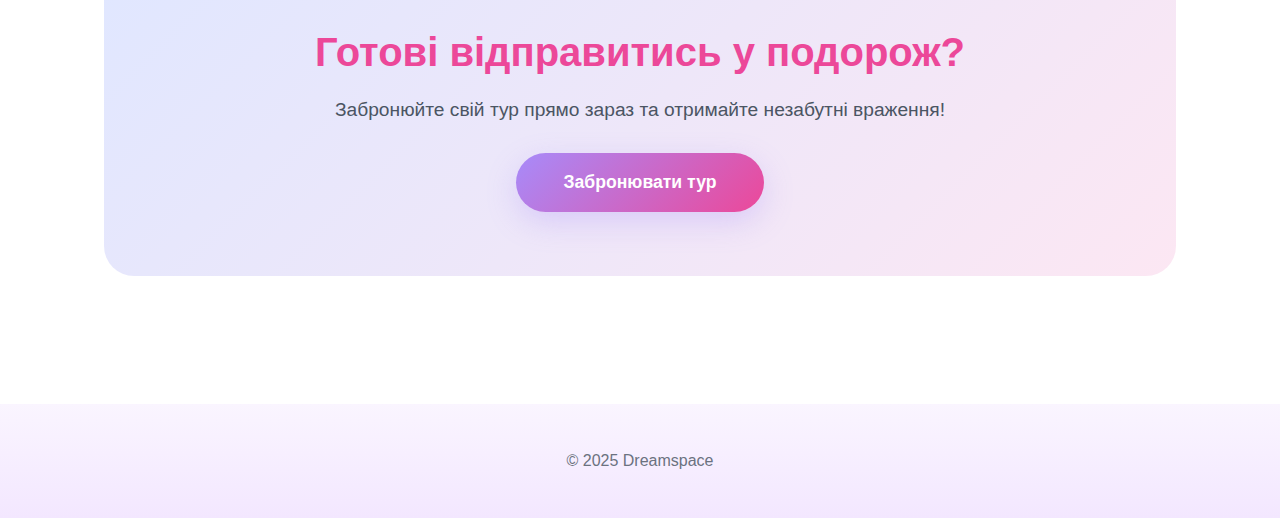
<file: more.html>
<!DOCTYPE html>
<html lang="uk">
  <head>
    <meta charset="UTF-8" />
    <meta name="viewport" content="width=device-width, initial-scale=1.0" />
    <title>Dreamspace</title>
    <link rel="stylesheet" href="assets/css/more.css" />
  </head>
  <body>
    <nav>
      <div class="logo">
        <a href="index.html">✨ Dreamspace </a>
      </div>
      <ul class="nav-links">
        <li><a href="index.html">Головна</a></li>
        <li><a href="nature.html">Маршрути</a></li>
        <li><a href="gallery.html">Галерея</a></li>
        <li><a href="about.html">Про нас</a></li>
        <li><a href="contact.html">Контакти</a></li>
      </ul>
    </nav>

    <div class="hero-destination">
      <div class="hero-content">
        <h1>Гірські озера</h1>
        <p>Кришталево чиста вода серед величних вершин</p>
      </div>
    </div>

    <section class="content-section">
      <div class="intro">
        <h2>Про напрямок</h2>
        <p>
          Гірські озера — це справжні перлини природи, що захоплюють своєю
          первозданною красою. Оточені величними вершинами та хвойними лісами,
          ці водойми створюють ідеальне місце для тих, хто шукає спокою та
          гармонії з природою.
        </p>
      </div>

      <div class="gallery-grid">
        <div class="gallery-item large">
          <img src="images/dawn-lake.jfif" alt="" />
        </div>
        <div class="gallery-item">
          <img
            src="images/photo_1_2025-11-13_00-14-41.jpg"
            alt=""
          />
        </div>
        <div class="gallery-item">
          <img
            src="images/photo_2_2025-11-13_00-14-41.jpg"
            alt=""
          />
        </div>
        <div class="gallery-item">
          <img
            src="images/photo_3_2025-11-13_00-14-41.jpg"
            alt=""
          />
        </div>
        <div class="gallery-item">
          <img
            src="images/photo_4_2025-11-13_00-14-41.jpg"
            alt=""
          />
        </div>
      </div>

      <div class="info-blocks">
        <div class="info-block">
          <h3>Що вас чекає</h3>
          <ul>
            <li>Піші маршрути навколо озер</li>
            <li>Спостереження за дикою природою</li>
            <li>Фотосесії на світанку та заході сонця</li>
            <li>Пікніки на березі озера</li>
            <li>Медитація та йога на природі</li>
            <li>Купання в кришталево чистій воді</li>
          </ul>
        </div>

        <div class="info-block">
          <h3>Практична інформація</h3>
          <p><strong>Тривалість:</strong> 5 діб</p>
          <p><strong>Складність:</strong> Легка</p>
          <p><strong>Найкращий сезон:</strong> Червень - Вересень</p>
          <p><strong>Група:</strong> 8-12 осіб</p>
          <p><strong>Вартість:</strong> від €890 на особу</p>
          <p>
            <strong>Включено:</strong> Проживання, харчування, трансфери, гід,
            екіпіровка
          </p>
        </div>
      </div>

      <div class="highlights">
        <h3>Особливості маршруту</h3>
        <div class="highlights-grid">
          <div class="highlight-card">
            <h4>Панорамні види</h4>
            <p>Незабутні краєвиди на гірські вершини та долини</p>
          </div>
          <div class="highlight-card">
            <h4>Чиста вода</h4>
            <p>Озера з кришталево прозорою водою льодовикового походження</p>
          </div>
          <div class="highlight-card">
            <h4>Хвойні ліси</h4>
            <p>Прогулянки серед ароматних соснових та ялинових лісів</p>
          </div>
          <div class="highlight-card">
            <h4>Дика природа</h4>
            <p>Можливість побачити гірських тварин у природному середовищі</p>
          </div>
          <div class="highlight-card">
            <h4>Фотогенічність</h4>
            <p>Ідеальні локації для неймовірних фотографій</p>
          </div>
          <div class="highlight-card">
            <h4>Релаксація</h4>
            <p>Абсолютний спокій та єднання з природою</p>
          </div>
        </div>
      </div>

      <div class="cta-section">
        <h3>Готові відправитись у подорож?</h3>
        <p>Забронюйте свій тур прямо зараз та отримайте незабутні враження!</p>
        <a href="contact.html" class="cta-button">Забронювати тур</a>
      </div>
    </section>

    <footer>
      <p>&copy; 2025 Dreamspace</p>
    </footer>
  </body>
</html>
</file>
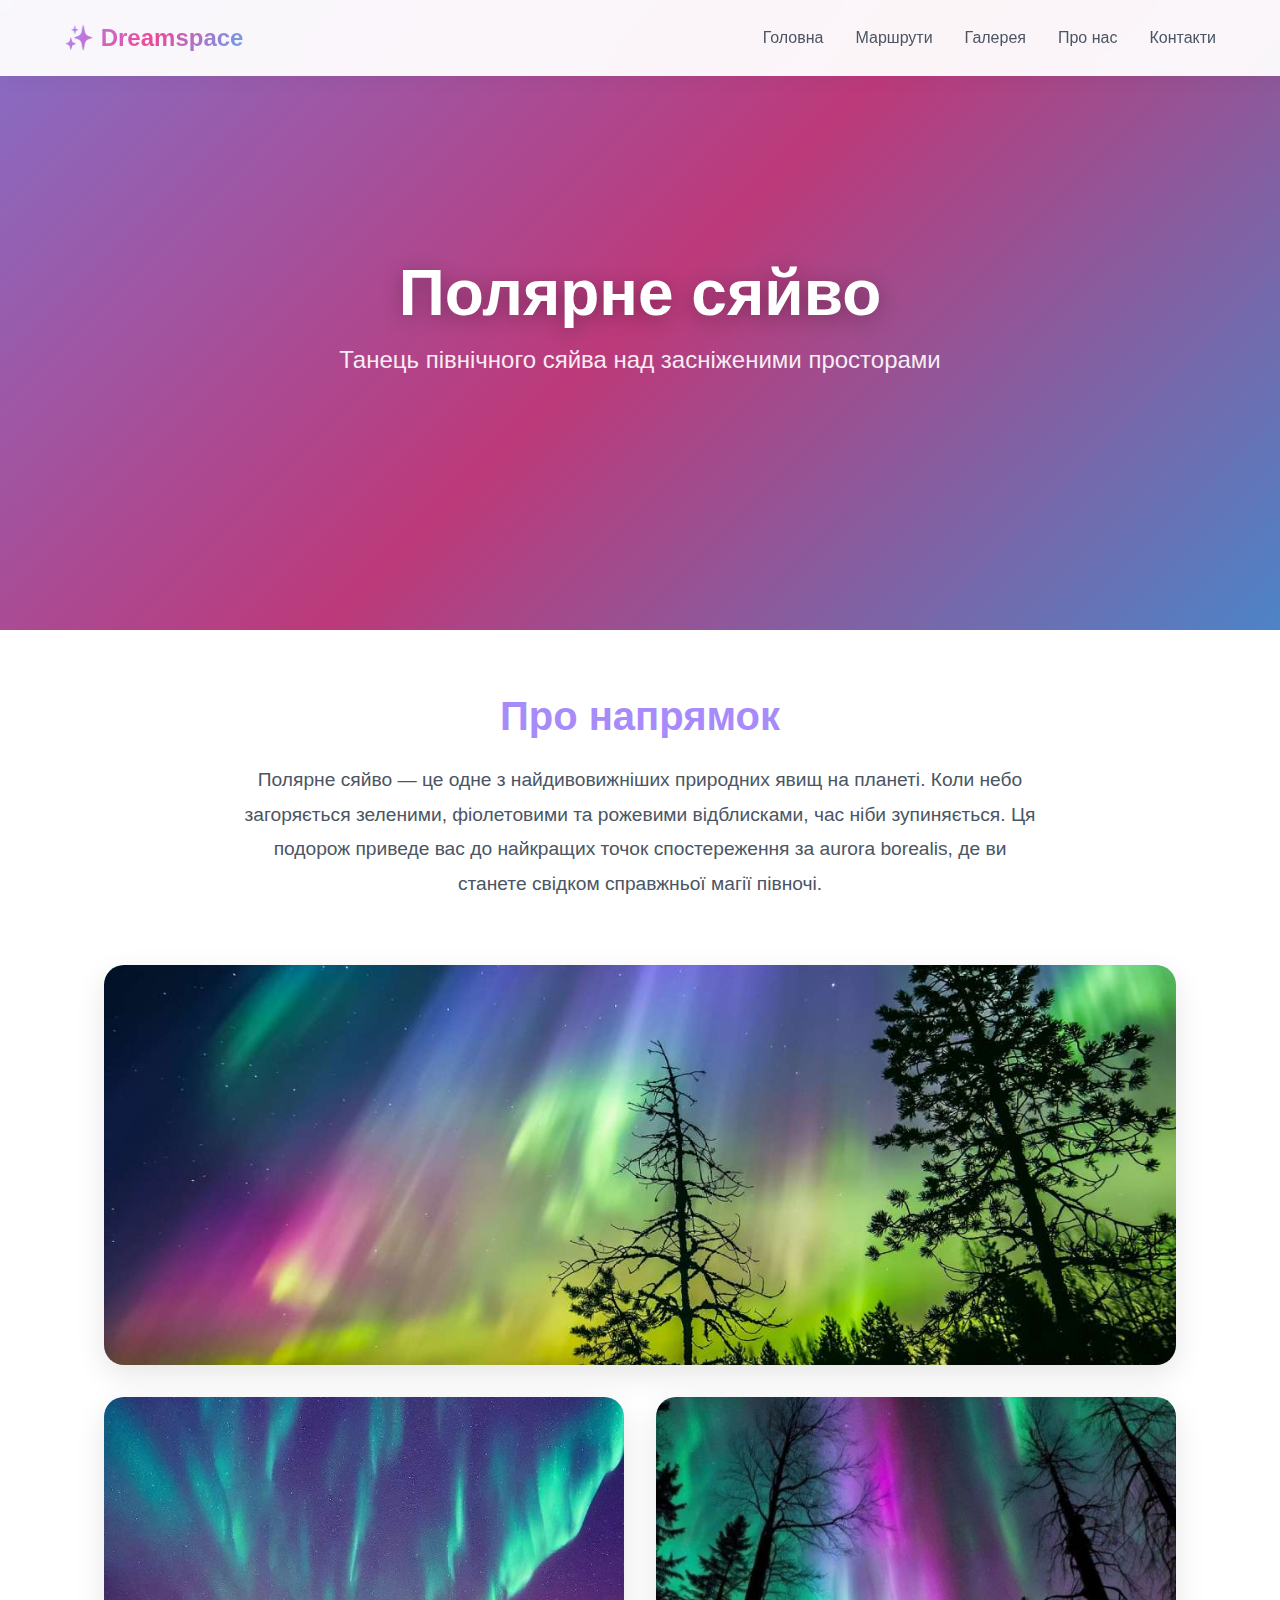
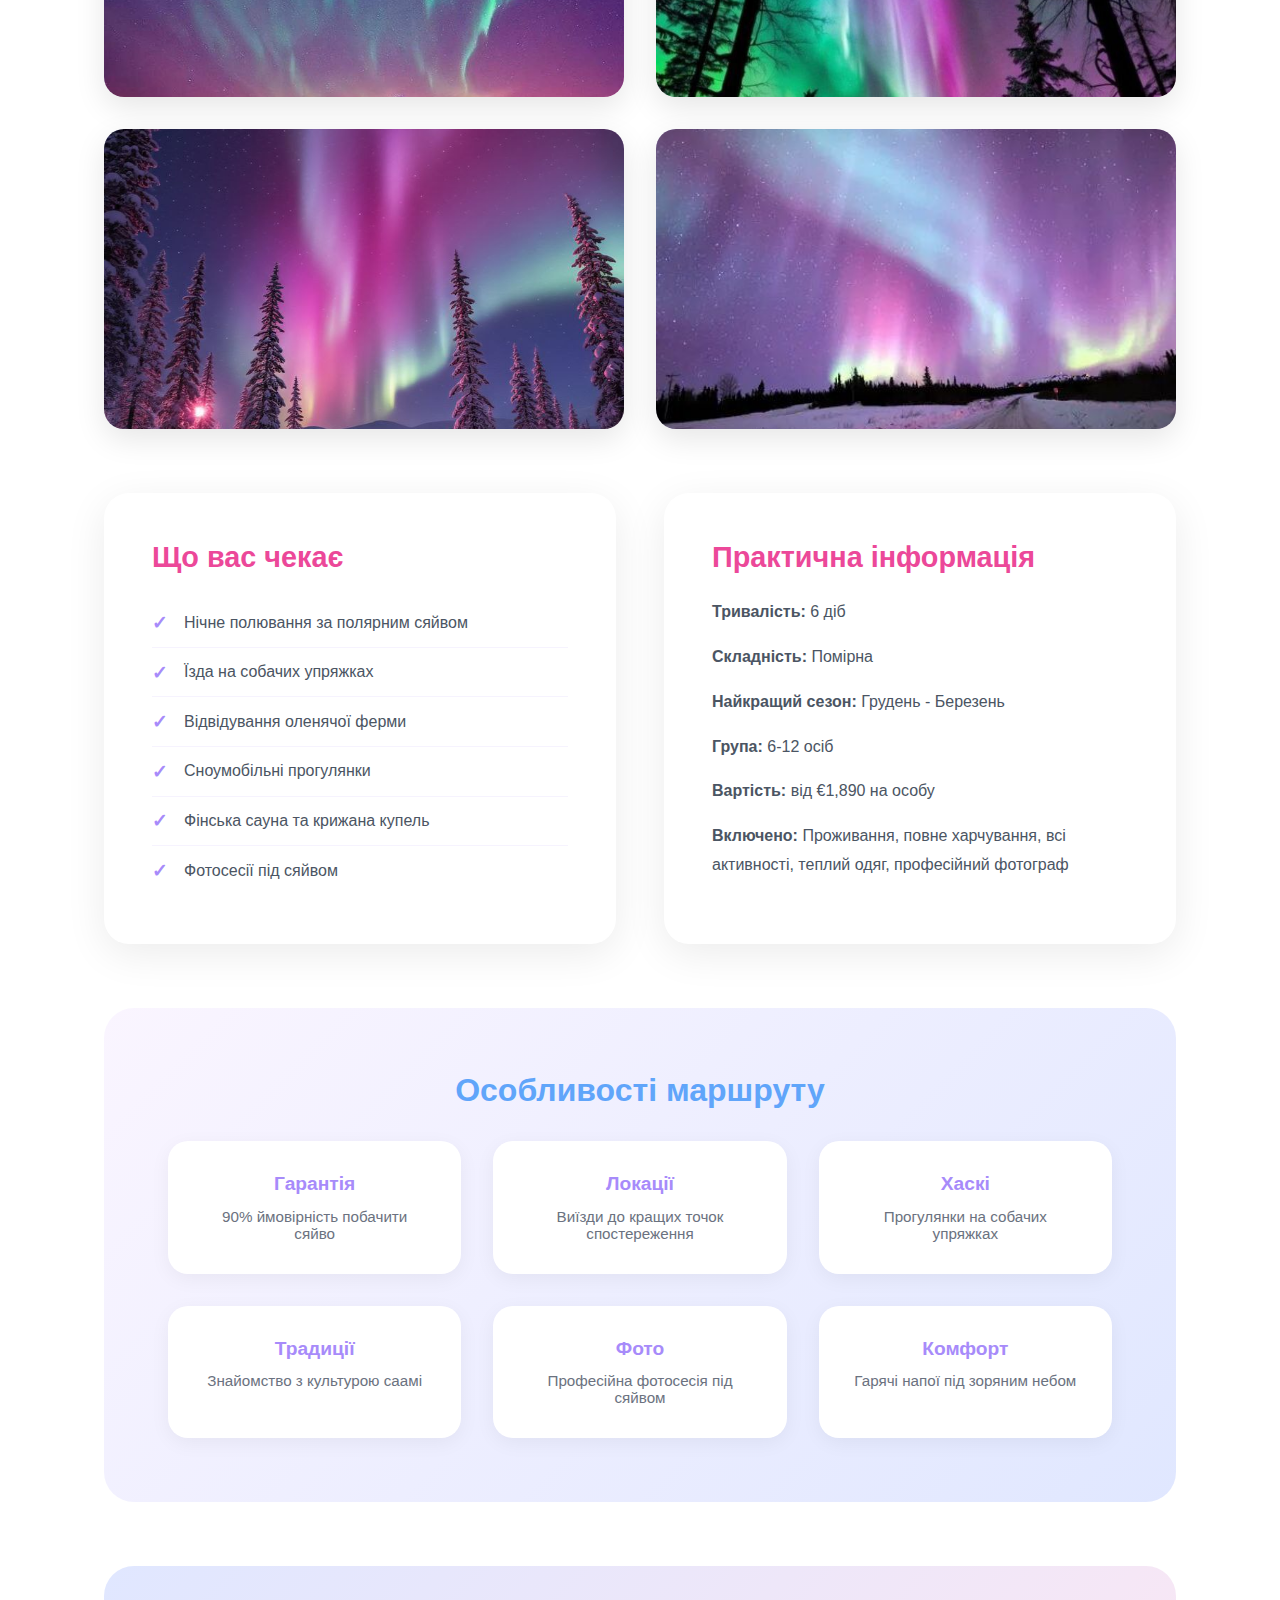
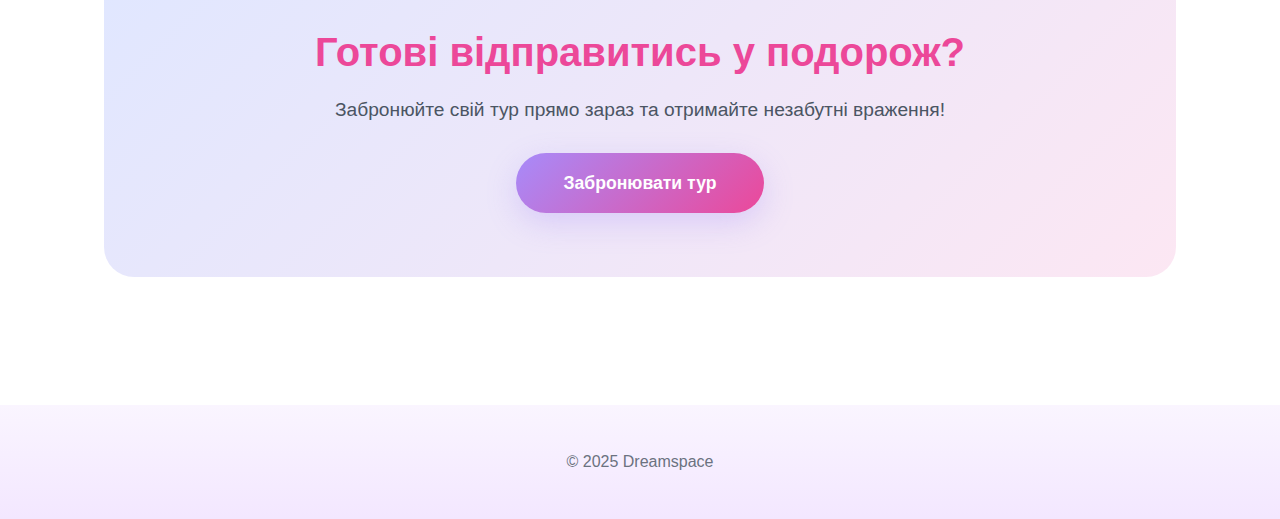
<file: more2.html>
<!DOCTYPE html>
<html lang="uk">
  <head>
    <meta charset="UTF-8" />
    <meta name="viewport" content="width=device-width, initial-scale=1.0" />
    <title>Dreamspace</title>
    <link rel="stylesheet" href="assets/css/more.css" />
  </head>
  <body>
    <nav>
      <div class="logo">
        <a href="index.html">✨ Dreamspace </a>
      </div>
      <ul class="nav-links">
        <li><a href="index.html">Головна</a></li>
        <li><a href="nature.html">Маршрути</a></li>
        <li><a href="gallery.html">Галерея</a></li>
        <li><a href="about.html">Про нас</a></li>
        <li><a href="contact.html">Контакти</a></li>
      </ul>
    </nav>

    <div class="hero-destination">
      <div class="hero-content">
        <h1>Полярне сяйво</h1>
        <p>Танець північного сяйва над засніженими просторами</p>
      </div>
    </div>

    <section class="content-section">
      <div class="intro">
        <h2>Про напрямок</h2>
        <p>
          Полярне сяйво — це одне з найдивовижніших природних явищ на планеті. 
          Коли небо загоряється зеленими, фіолетовими та рожевими відблисками, 
          час ніби зупиняється. Ця подорож приведе вас до найкращих точок спостереження 
          за aurora borealis, де ви станете свідком справжньої магії півночі.
        </p>
      </div>

      <div class="gallery-grid">
        <div class="gallery-item large">
          <img
            src="images/112_2.jpg"
            alt=""
          />
        </div>
        <div class="gallery-item">
          <img
            src="images/photo_1_2025-11-13_00-24-14.jpg"
            alt=""
          />
        </div>
        <div class="gallery-item">
          <img
            src="images/photo_3_2025-11-13_00-24-14.jpg"
            alt=""
          />
        </div>
        <div class="gallery-item">
          <img
            src="images/photo_4_2025-11-13_00-24-14.jpg"
            alt=""
          />
        </div>
        <div class="gallery-item">
          <img src="images/polar.jfif" alt="" />
        </div>
      </div>

      <div class="info-blocks">
        <div class="info-block">
          <h3>Що вас чекає</h3>
          <ul>
            <li>Нічне полювання за полярним сяйвом</li>
            <li>Їзда на собачих упряжках</li>
            <li>Відвідування оленячої ферми</li>
            <li>Сноумобільні прогулянки</li>
            <li>Фінська сауна та крижана купель</li>
            <li>Фотосесії під сяйвом</li>
          </ul>
        </div>

        <div class="info-block">
          <h3>Практична інформація</h3>
          <p><strong>Тривалість:</strong> 6 діб</p>
          <p><strong>Складність:</strong> Помірна</p>
          <p><strong>Найкращий сезон:</strong> Грудень - Березень</p>
          <p><strong>Група:</strong> 6-12 осіб</p>
          <p><strong>Вартість:</strong> від €1,890 на особу</p>
          <p>
            <strong>Включено:</strong> Проживання, повне харчування, всі активності, 
            теплий одяг, професійний фотограф
          </p>
        </div>
      </div>

      <div class="highlights">
        <h3>Особливості маршруту</h3>
        <div class="highlights-grid">
          <div class="highlight-card">
            <h4>Гарантія</h4>
            <p>90% ймовірність побачити сяйво</p>
          </div>
          <div class="highlight-card">
            <h4>Локації</h4>
            <p>Виїзди до кращих точок спостереження</p>
          </div>
          <div class="highlight-card">
            <h4>Хаскі</h4>
            <p>Прогулянки на собачих упряжках</p>
          </div>
          <div class="highlight-card">
            <h4>Традиції</h4>
            <p>Знайомство з культурою саамі</p>
          </div>
          <div class="highlight-card">
            <h4>Фото</h4>
            <p>Професійна фотосесія під сяйвом</p>
          </div>
          <div class="highlight-card">
            <h4>Комфорт</h4>
            <p>Гарячі напої під зоряним небом</p>
          </div>
        </div>
      </div>

      <div class="cta-section">
        <h3>Готові відправитись у подорож?</h3>
        <p>Забронюйте свій тур прямо зараз та отримайте незабутні враження!</p>
        <a href="contact.html" class="cta-button">Забронювати тур</a>
      </div>
    </section>

    <footer>
      <p>&copy; 2025 Dreamspace</p>
    </footer>
  </body>
</html>
</file>
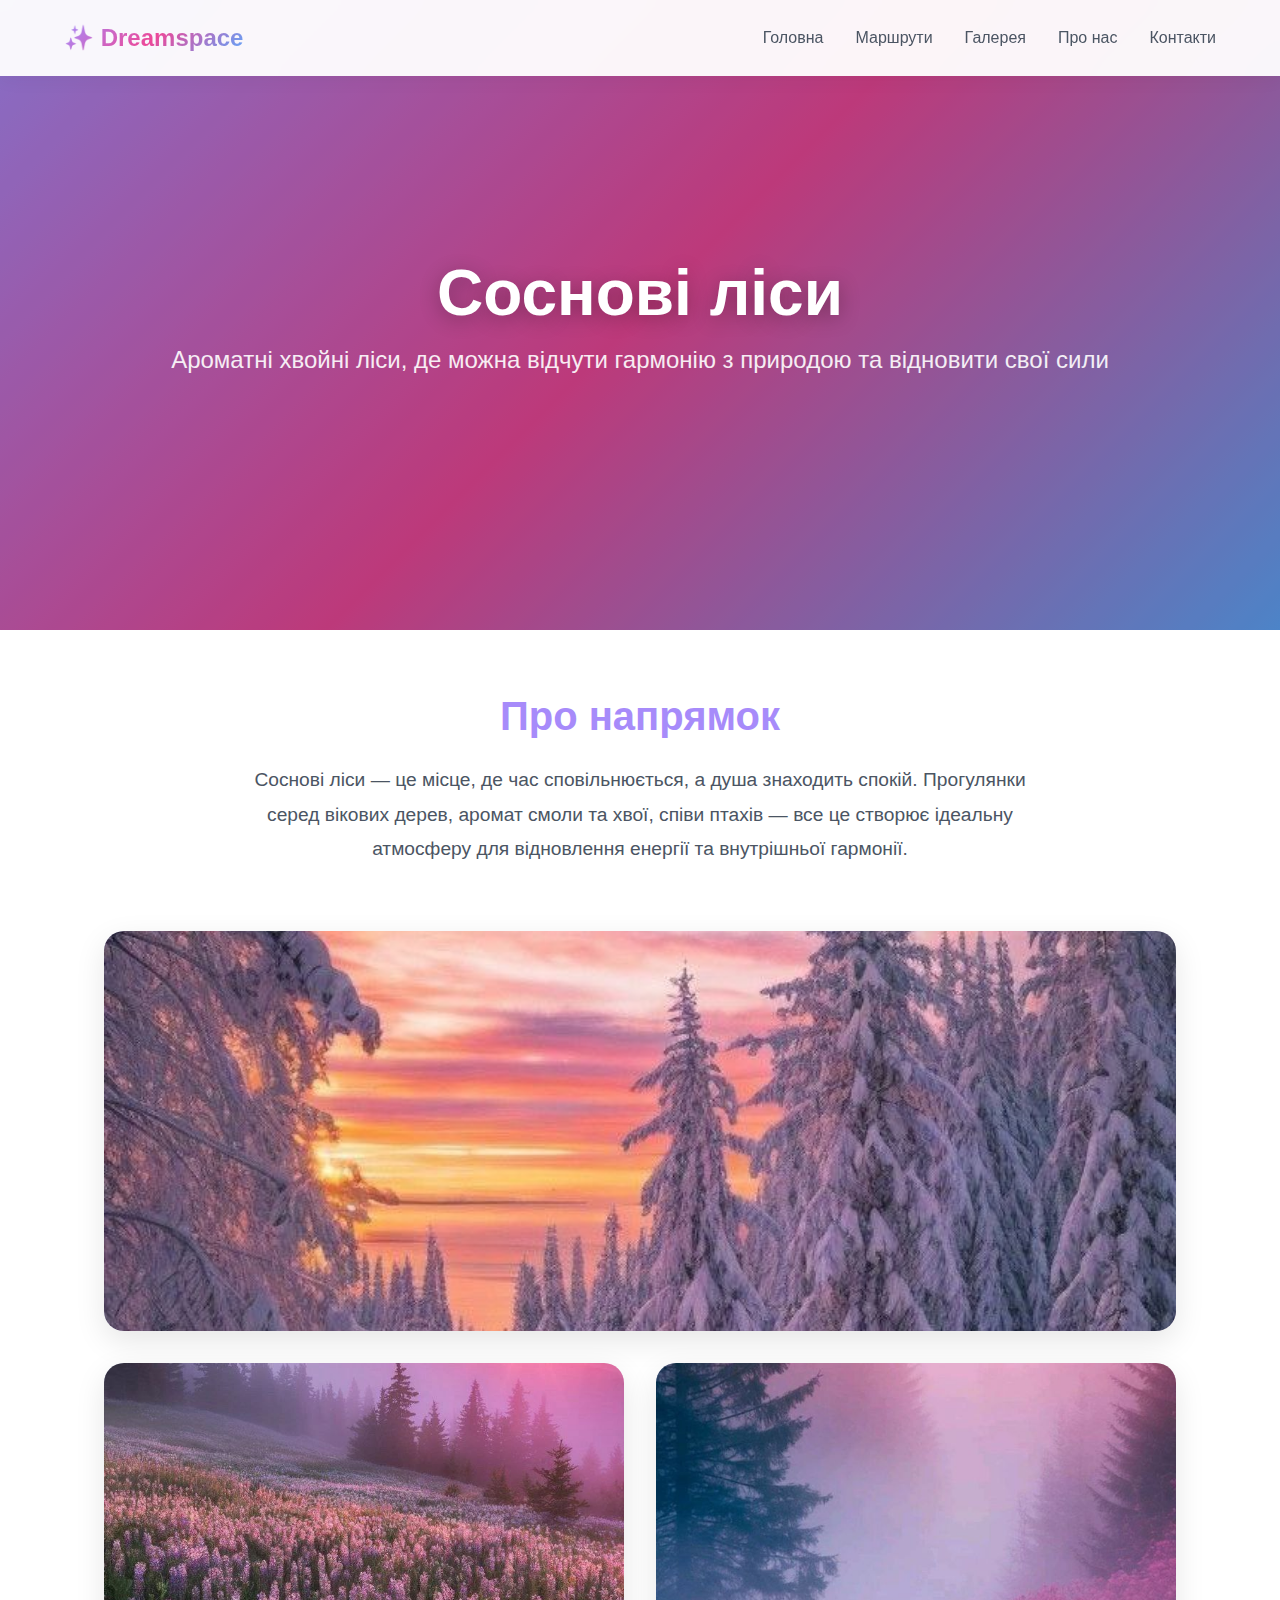
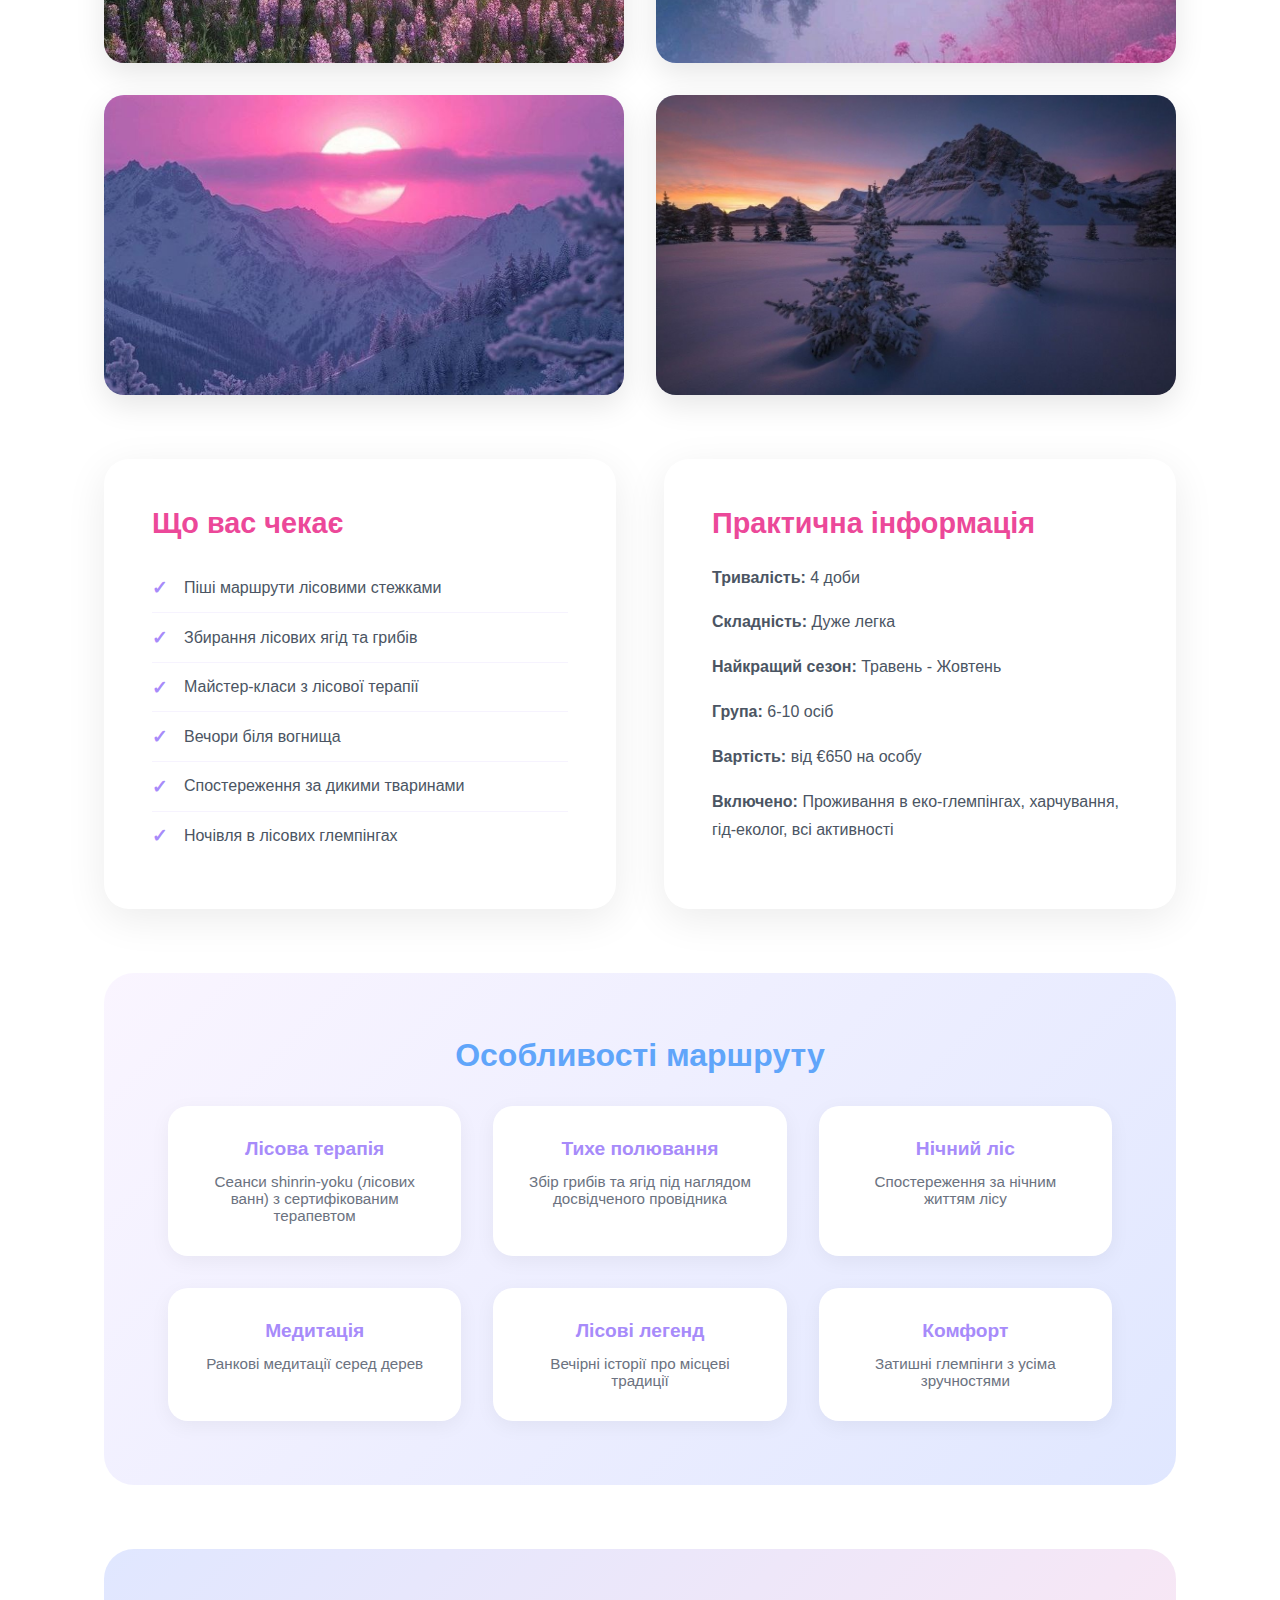
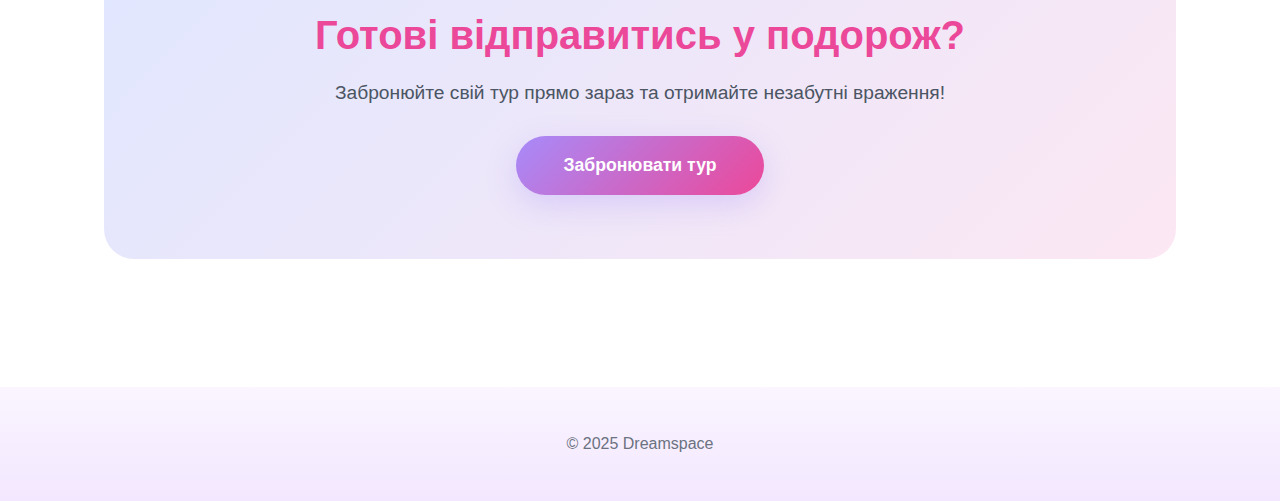
<file: more3.html>
<!DOCTYPE html>
<html lang="uk">
  <head>
    <meta charset="UTF-8" />
    <meta name="viewport" content="width=device-width, initial-scale=1.0" />
    <title>Dreamspace</title>
    <link rel="stylesheet" href="assets/css/more.css" />
  </head>
  <body>
    <nav>
      <div class="logo">
        <a href="index.html">✨ Dreamspace </a>
      </div>
      <ul class="nav-links">
        <li><a href="index.html">Головна</a></li>
        <li><a href="nature.html">Маршрути</a></li>
        <li><a href="gallery.html">Галерея</a></li>
        <li><a href="about.html">Про нас</a></li>
        <li><a href="contact.html">Контакти</a></li>
      </ul>
    </nav>

    <div class="hero-destination">
      <div class="hero-content">
        <h1>Соснові ліси</h1>
        <p>Ароматні хвойні ліси, де можна відчути гармонію з природою та відновити свої сили</p>
      </div>
    </div>

    <section class="content-section">
      <div class="intro">
        <h2>Про напрямок</h2>
        <p>
          Соснові ліси — це місце, де час сповільнюється, 
          а душа знаходить спокій. Прогулянки серед вікових дерев, 
          аромат смоли та хвої, співи птахів — все це створює ідеальну атмосферу 
          для відновлення енергії та внутрішньої гармонії.
        </p>
      </div>

      <div class="gallery-grid">
        <div class="gallery-item large">
          <img
            src="images/photo_3_2025-11-13_00-29-29.jpg"
            alt=""
          />
        </div>
        <div class="gallery-item">
          <img
            src="images/photo_2_2025-11-13_00-29-29.jpg"
            alt=""
          />
        </div>
        <div class="gallery-item">
          <img
            src="images/photo_1_2025-11-13_00-29-29.jpg"
            alt=""
          />
        </div>
        <div class="gallery-item">
          <img
            src="images/photo_4_2025-11-13_00-29-29.jpg"
            alt=""
          />
        </div>
        <div class="gallery-item">
          <img src="images/winter_horizont.jpg" alt="" />
        </div>
      </div>

      <div class="info-blocks">
        <div class="info-block">
          <h3>Що вас чекає</h3>
          <ul>
            <li>Піші маршрути лісовими стежками</li>
            <li>Збирання лісових ягід та грибів</li>
            <li>Майстер-класи з лісової терапії</li>
            <li>Вечори біля вогнища</li>
            <li>Спостереження за дикими тваринами</li>
            <li>Ночівля в лісових глемпінгах</li>
          </ul>
        </div>

        <div class="info-block">
          <h3>Практична інформація</h3>
          <p><strong>Тривалість:</strong> 4 доби</p>
          <p><strong>Складність:</strong> Дуже легка</p>
          <p><strong>Найкращий сезон:</strong> Травень - Жовтень</p>
          <p><strong>Група:</strong> 6-10 осіб</p>
          <p><strong>Вартість:</strong> від €650 на особу</p>
          <p>
            <strong>Включено:</strong> Проживання в еко-глемпінгах, харчування, гід-еколог, всі активності
          </p>
        </div>
      </div>

      <div class="highlights">
        <h3>Особливості маршруту</h3>
        <div class="highlights-grid">
          <div class="highlight-card">
            <h4>Лісова терапія</h4>
            <p>Сеанси shinrin-yoku (лісових ванн) з сертифікованим терапевтом</p>
          </div>
          <div class="highlight-card">
            <h4>Тихе полювання</h4>
            <p>Збір грибів та ягід під наглядом досвідченого провідника</p>
          </div>
          <div class="highlight-card">
            <h4>Нічний ліс</h4>
            <p>Спостереження за нічним життям лісу</p>
          </div>
          <div class="highlight-card">
            <h4>Медитація</h4>
            <p>Ранкові медитації серед дерев</p>
          </div>
          <div class="highlight-card">
            <h4>Лісові легенд</h4>
            <p>Вечірні історії про місцеві традиції</p>
          </div>
          <div class="highlight-card">
            <h4>Комфорт</h4>
            <p>Затишні глемпінги з усіма зручностями</p>
          </div>
        </div>
      </div>

      <div class="cta-section">
        <h3>Готові відправитись у подорож?</h3>
        <p>Забронюйте свій тур прямо зараз та отримайте незабутні враження!</p>
        <a href="contact.html" class="cta-button">Забронювати тур</a>
      </div>
    </section>

    <footer>
      <p>&copy; 2025 Dreamspace</p>
    </footer>
  </body>
</html>
</file>
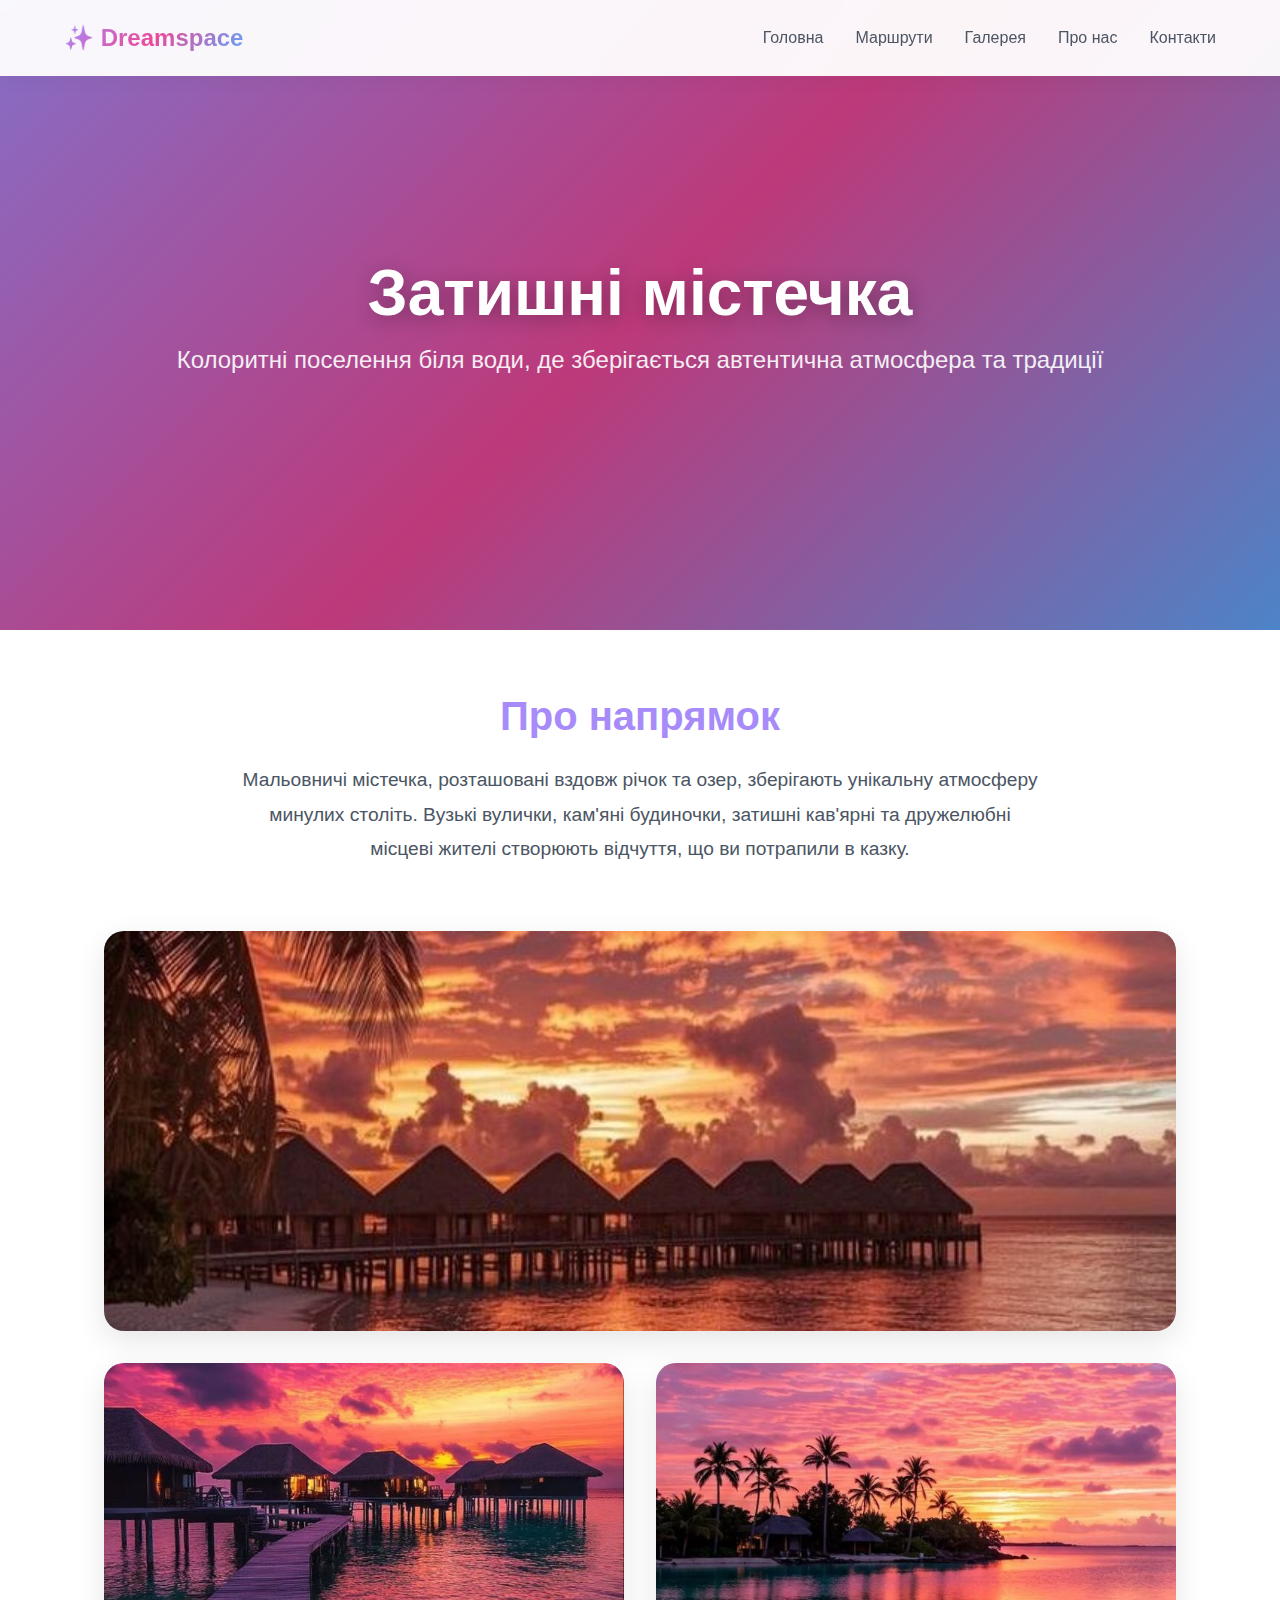
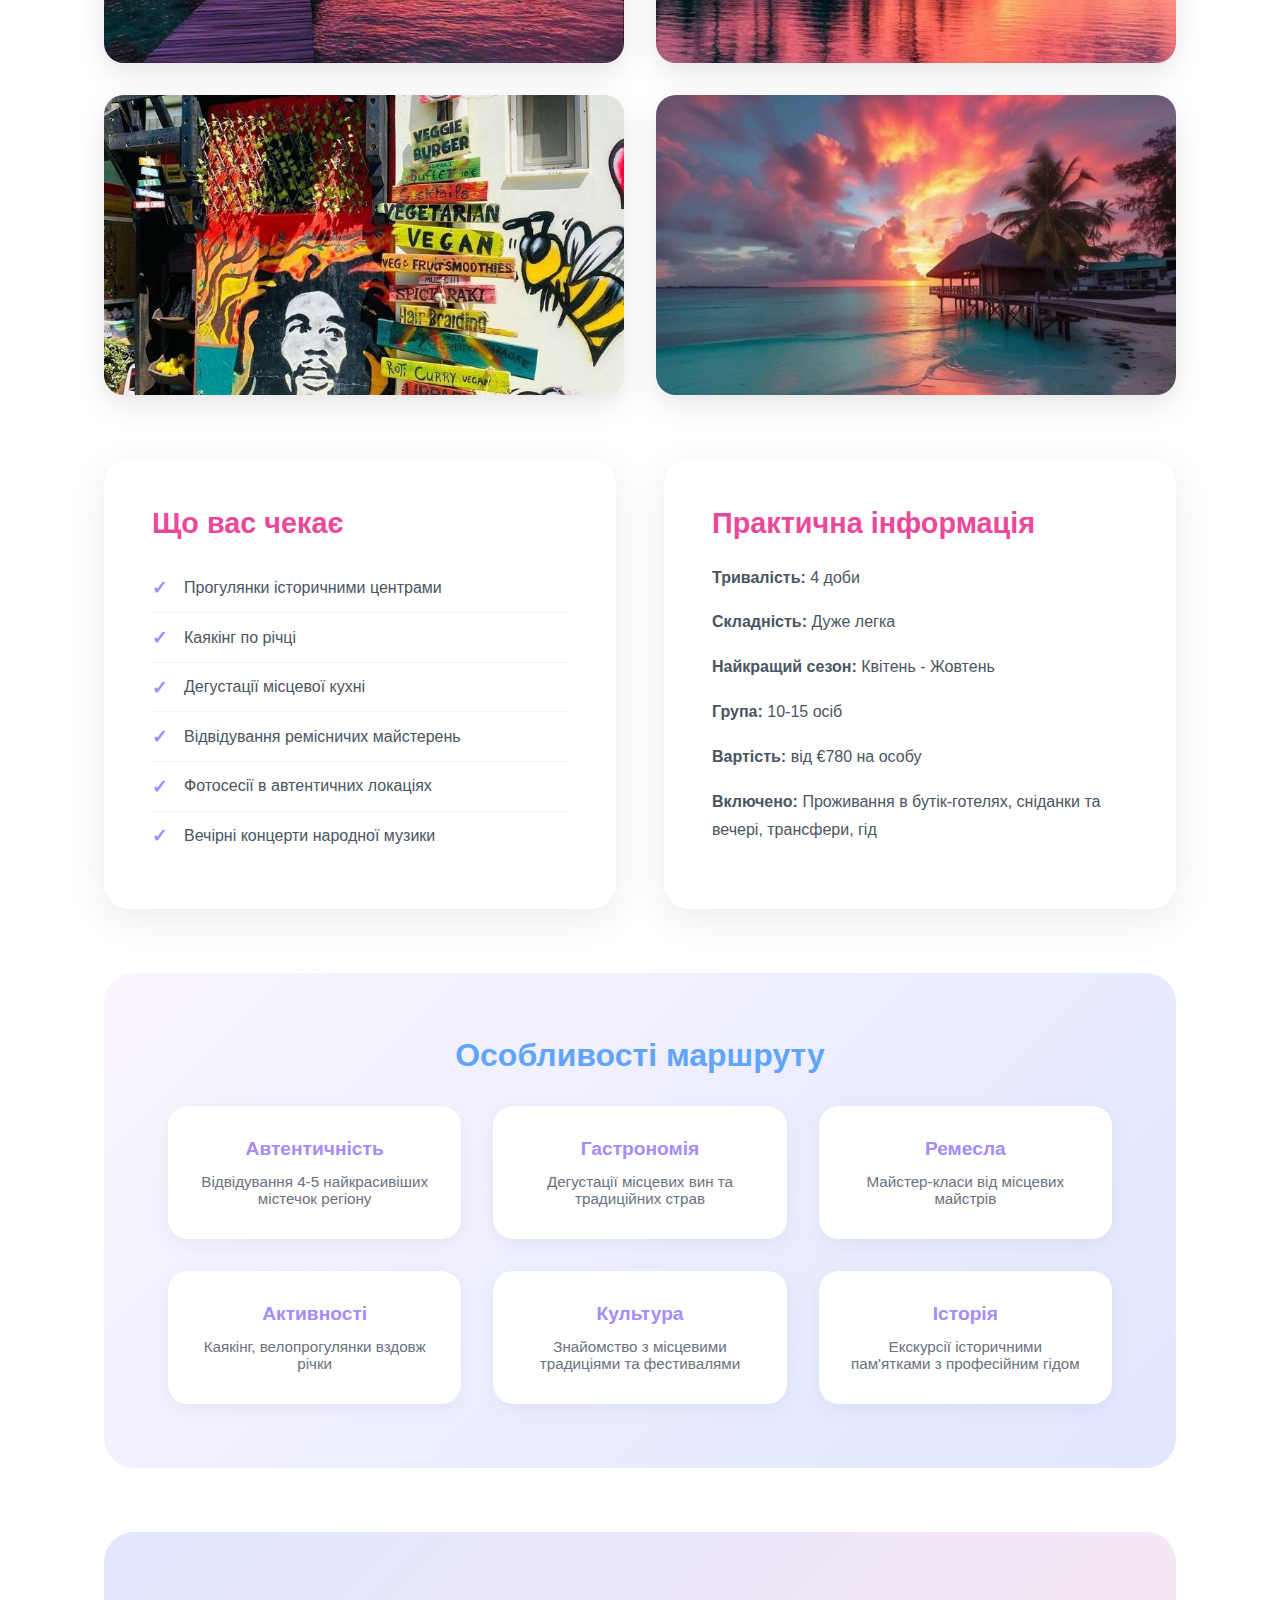
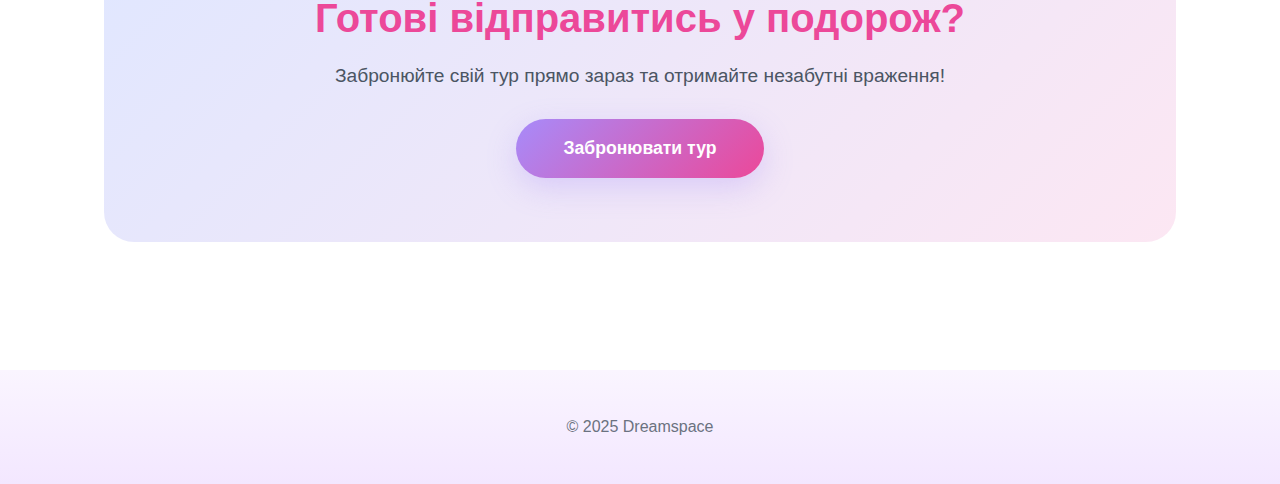
<file: more4.html>
<!DOCTYPE html>
<html lang="uk">
  <head>
    <meta charset="UTF-8" />
    <meta name="viewport" content="width=device-width, initial-scale=1.0" />
    <title>Dreamspace</title>
    <link rel="stylesheet" href="assets/css/more.css" />
  </head>
  <body>
    <nav>
      <div class="logo">
        <a href="index.html">✨ Dreamspace </a>
      </div>
      <ul class="nav-links">
        <li><a href="index.html">Головна</a></li>
        <li><a href="nature.html">Маршрути</a></li>
        <li><a href="gallery.html">Галерея</a></li>
        <li><a href="about.html">Про нас</a></li>
        <li><a href="contact.html">Контакти</a></li>
      </ul>
    </nav>

    <div class="hero-destination">
      <div class="hero-content">
        <h1>Затишні містечка</h1>
        <p>Колоритні поселення біля води, де зберігається автентична атмосфера та традиції</p>
      </div>
    </div>

    <section class="content-section">
      <div class="intro">
        <h2>Про напрямок</h2>
        <p>
          Мальовничі містечка, розташовані вздовж річок та озер, 
          зберігають унікальну атмосферу минулих століть. 
          Вузькі вулички, кам'яні будиночки, затишні кав'ярні та дружелюбні місцеві 
          жителі створюють відчуття, що ви потрапили в казку.
        </p>
      </div>

      <div class="gallery-grid">
        <div class="gallery-item large">
          <img src="images/111photo_2025-11-13_03-11-35.jpg">
        </div>
        <div class="gallery-item">
          <img src="images/222photo_2025-11-13_03-11-53.jpg">
        </div>
        <div class="gallery-item">
          <img src="images/333photo_2025-11-13_03-12-23.jpg">
        </div>
        <div class="gallery-item">
          <img src="images/444photo_2025-11-13_00-46-00.jpg">
        </div>
        <div class="gallery-item">
          <img src="images/555photo_2025-11-13_03-12-16.jpg">
        </div>
      </div>

      <div class="info-blocks">
        <div class="info-block">
          <h3>Що вас чекає</h3>
          <ul>
            <li>Прогулянки історичними центрами</li>
            <li>Каякінг по річці</li>
            <li>Дегустації місцевої кухні</li>
            <li>Відвідування ремісничих майстерень</li>
            <li>Фотосесії в автентичних локаціях</li>
            <li>Вечірні концерти народної музики</li>
          </ul>
        </div>

        <div class="info-block">
          <h3>Практична інформація</h3>
          <p><strong>Тривалість:</strong> 4 доби</p>
          <p><strong>Складність:</strong> Дуже легка</p>
          <p><strong>Найкращий сезон:</strong> Квітень - Жовтень</p>
          <p><strong>Група:</strong> 10-15 осіб</p>
          <p><strong>Вартість:</strong> від €780 на особу</p>
          <p>
            <strong>Включено:</strong> Проживання в бутік-готелях, сніданки та вечері, трансфери, гід
          </p>
        </div>
      </div>

      <div class="highlights">
        <h3>Особливості маршруту</h3>
        <div class="highlights-grid">
          <div class="highlight-card">
            <h4>Автентичність</h4>
            <p>Відвідування 4-5 найкрасивіших містечок регіону</p>
          </div>
          <div class="highlight-card">
            <h4>Гастрономія</h4>
            <p>Дегустації місцевих вин та традиційних страв</p>
          </div>
          <div class="highlight-card">
            <h4>Ремесла</h4>
            <p>Майстер-класи від місцевих майстрів</p>
          </div>
          <div class="highlight-card">
            <h4>Активності</h4>
            <p>Каякінг, велопрогулянки вздовж річки</p>
          </div>
          <div class="highlight-card">
            <h4>Культура</h4>
            <p>Знайомство з місцевими традиціями та фестивалями</p>
          </div>
          <div class="highlight-card">
            <h4>Історія</h4>
            <p>Екскурсії історичними пам'ятками з професійним гідом</p>
          </div>
        </div>
      </div>

      <div class="cta-section">
        <h3>Готові відправитись у подорож?</h3>
        <p>Забронюйте свій тур прямо зараз та отримайте незабутні враження!</p>
        <a href="contact.html" class="cta-button">Забронювати тур</a>
      </div>
    </section>

    <footer>
      <p>&copy; 2025 Dreamspace</p>
    </footer>
  </body>
</html>
</file>
<file: assets/css/common.css>
* {
    margin: 0;
    padding: 0;
    box-sizing: border-box;
}

body {
    font-family: 'Segoe UI', Tahoma, Geneva, Verdana, sans-serif;
    color: #2d3748;
    overflow-x: hidden;
    background: #ffffff;
}

nav {
    position: fixed;
    top: 0;
    width: 100%;
    background: rgba(255, 255, 255, 0.95);
    backdrop-filter: blur(10px);
    padding: 1.5rem 5%;
    display: flex;
    justify-content: space-between;
    align-items: center;
    z-index: 1000;
    box-shadow: 0 2px 20px rgba(0, 0, 0, 0.05);
}

.logo {
    font-size: 1.5rem;
    font-weight: 700;
    background: linear-gradient(135deg, #a78bfa, #ec4899, #60a5fa);
    -webkit-background-clip: text;
    -webkit-text-fill-color: transparent;
    background-clip: text;
}

.nav-links {
    display: flex;
    gap: 2rem;
    list-style: none;
}

.nav-links a {
    text-decoration: none;
    color: #4b5563;
    font-weight: 500;
    transition: all 0.3s ease;
    position: relative;
}

.nav-links a:hover {
    color: #a78bfa;
}

.nav-links a::after {
    content: '';
    position: absolute;
    bottom: -5px;
    left: 0;
    width: 0;
    height: 2px;
    background: linear-gradient(90deg, #a78bfa, #ec4899);
    transition: width 0.3s ease;
}

.nav-links a:hover::after {
    width: 100%;
}

footer {
    background: linear-gradient(180deg, #faf5ff 0%, #f3e7ff 100%);
    padding: 3rem 5%;
    text-align: center;
    color: #6b7280;
}

.section {
    padding: 5rem 5%;
    position: relative;
}

.section-title {
    font-size: 2.5rem;
    font-weight: 700;
    text-align: center;
    margin-bottom: 3rem;
    background: linear-gradient(135deg, #7c3aed, #ec4899);
    -webkit-background-clip: text;
    -webkit-text-fill-color: transparent;
    background-clip: text;
}

.cta-button {
    display: inline-block;
    padding: 1rem 2.5rem;
    background: linear-gradient(135deg, #a78bfa, #ec4899);
    color: white;
    text-decoration: none;
    border-radius: 50px;
    font-weight: 600;
    transition: all 0.3s ease;
    box-shadow: 0 10px 30px rgba(167, 139, 250, 0.3);
}

.cta-button:hover {
    transform: translateY(-3px);
    box-shadow: 0 15px 40px rgba(167, 139, 250, 0.4);
}

.cta-section {
    background: linear-gradient(135deg, #e0e7ff, #fce7f3);
    text-align: center;
    padding: 5rem 5%;
}

.cta-section h2 {
    font-size: 2.5rem;
    color: #7c3aed;
    margin-bottom: 1.5rem;
}

.cta-section p {
    font-size: 1.2rem;
    color: #6b7280;
    margin-bottom: 2rem;
}

.page-header {
    padding: 10rem 5% 5rem;
    background: linear-gradient(135deg, #e0e7ff 0%, #fce7f3 50%, #dbeafe 100%);
    text-align: center;
}

.page-header h1 {
    font-size: 3.5rem;
    font-weight: 800;
    margin-bottom: 1rem;
    background: linear-gradient(135deg, #7c3aed, #ec4899);
    -webkit-background-clip: text;
    -webkit-text-fill-color: transparent;
    background-clip: text;
}

.page-header p {
    font-size: 1.3rem;
    color: #6b7280;
}

.map-section {
    padding: 5rem 5%;
}

.map-container {
    max-width: 1200px;
    margin: 0 auto;
    border-radius: 30px;
    overflow: hidden;
    box-shadow: 0 30px 80px rgba(0, 0, 0, 0.1);
}

.map-placeholder {
    height: 500px;
    background: linear-gradient(135deg, #e0e7ff, #fce7f3, #dbeafe);
    display: flex;
    align-items: center;
    justify-content: center;
    color: #9ca3af;
    font-size: 1.2rem;
}


@media (max-width: 768px) {
    .nav-links {
        /* display: none; */
        gap: 1rem;
    }
}
</file>
<file: assets/css/index.css>
.hero {
    height: 100vh;
    background: linear-gradient(135deg, #e8d5f0 0%, #f5e6f8 25%, #fff 50%, #f0e8f5 75%, #dae6f5 100%);
    position: relative;
    overflow: hidden;
    display: flex;
    align-items: center;
    justify-content: center;
}

.wave-shape {
    position: absolute;
    border-radius: 50%;
    opacity: 0.6;
}

.wave1 {
    width: 800px;
    height: 800px;
    background: linear-gradient(135deg, rgba(200, 180, 220, 0.4), rgba(220, 200, 240, 0.3));
    top: -400px;
    right: -200px;
}

.wave2 {
    width: 1000px;
    height: 1000px;
    background: linear-gradient(180deg, rgba(190, 210, 240, 0.3), rgba(210, 220, 245, 0.2));
    top: -300px;
    left: -300px;
}

.wave3 {
    width: 600px;
    height: 600px;
    background: linear-gradient(225deg, rgba(240, 220, 250, 0.4), rgba(255, 240, 255, 0.3));
    bottom: -200px;
    left: 20%;
}

.wave4 {
    width: 700px;
    height: 700px;
    background: linear-gradient(90deg, rgba(210, 230, 250, 0.35), rgba(220, 235, 255, 0.25));
    bottom: -250px;
    right: -100px;
}

.wave5 {
    width: 500px;
    height: 500px;
    background: linear-gradient(45deg, rgba(230, 210, 240, 0.3), rgba(240, 225, 250, 0.2));
    top: 30%;
    right: 15%;
}

.hero-content {
    position: relative;
    z-index: 10;
    text-align: center;
    padding: 0 2rem;
    max-width: 900px;
}

.hero-content h1 {
    font-size: 4rem;
    font-weight: 800;
    margin-bottom: 1.5rem;
    background: linear-gradient(135deg, #7c3aed, #ec4899, #3b82f6);
    -webkit-background-clip: text;
    -webkit-text-fill-color: transparent;
    background-clip: text;
    animation: fadeInUp 1s ease-out;
}

.hero-content p {
    font-size: 1.3rem;
    color: #6b7280;
    margin-bottom: 2rem;
    animation: fadeInUp 1s ease-out 0.2s backwards;
}

.hero-content .cta-button {
    animation: fadeInUp 1s ease-out 0.4s backwards;
}

@keyframes fadeInUp {
    from {
        opacity: 0;
        transform: translateY(30px);
    }
    to {
        opacity: 1;
        transform: translateY(0);
    }
}

.about-section {
    background: linear-gradient(180deg, #ffffff 0%, #faf5ff 100%);
    padding: 6rem 5%;
}

.about-content {
    max-width: 1200px;
    margin: 0 auto;
    display: grid;
    grid-template-columns: 1fr 1fr;
    gap: 4rem;
    align-items: center;
}

.about-text {
    font-size: 1.1rem;
    line-height: 1.8;
    color: #4b5563;
}

.about-text h3 {
    color: #7c3aed;
    margin-bottom: 1rem;
    font-size: 1.5rem;
}

.about-text p {
    margin-bottom: 1.5rem;
}

.about-image {
    border-radius: 20px;
    overflow: hidden;
    box-shadow: 0 20px 60px rgba(0, 0, 0, 0.1);
    height: 400px;
    background: linear-gradient(135deg, #e0e7ff, #fce7f3);
    display: flex;
    align-items: center;
    justify-content: center;
    font-size: 1rem;
    color: #9ca3af;
}

.features-section {
    background: linear-gradient(180deg, #faf5ff 0%, #ffffff 100%);
    padding: 6rem 5%;
}

.features-grid {
    display: grid;
    grid-template-columns: repeat(3, 1fr);
    gap: 2rem;
    max-width: 1200px;
    margin: 0 auto;
}

.feature-card {
    background: white;
    border-radius: 20px;
    padding: 2.5rem;
    box-shadow: 0 10px 40px rgba(0, 0, 0, 0.05);
    transition: all 0.3s ease;
    text-align: center;
}

.feature-card:hover {
    transform: translateY(-10px);
    box-shadow: 0 20px 60px rgba(167, 139, 250, 0.15);
}

.feature-icon {
    width: 80px;
    height: 80px;
    background: linear-gradient(135deg, #e0e7ff, #fce7f3);
    border-radius: 50%;
    display: flex;
    align-items: center;
    justify-content: center;
    margin: 0 auto 1.5rem;
    font-size: 2rem;
}

.feature-card h3 {
    color: #7c3aed;
    margin-bottom: 1rem;
    font-size: 1.3rem;
}

.feature-card p {
    color: #6b7280;
    line-height: 1.6;
}

.destinations-section {
    background: linear-gradient(180deg, #ffffff 0%, #e0e7ff 100%);
    padding: 6rem 5%;
}

.destinations-grid {
    display: grid;
    grid-template-columns: repeat(2, 1fr);
    gap: 2rem;
    max-width: 1200px;
    margin: 0 auto;
}

.destination-card {
    background: white;
    border-radius: 20px;
    overflow: hidden;
    box-shadow: 0 10px 40px rgba(0, 0, 0, 0.05);
    transition: all 0.3s ease;
}

.destination-card:hover {
    transform: translateY(-10px);
    box-shadow: 0 20px 60px rgba(167, 139, 250, 0.15);
}

.destination-image {
    height: 250px;
    background: linear-gradient(135deg, #a78bfa, #ec4899, #60a5fa);
    display: flex;
    align-items: center;
    justify-content: center;
    color: white;
    font-size: 1.1rem;
}

.destination-content {
    padding: 2rem;
}

.destination-content h3 {
    color: #7c3aed;
    margin-bottom: 1rem;
    font-size: 1.5rem;
}

.destination-content p {
    color: #6b7280;
    line-height: 1.6;
    margin-bottom: 1.5rem;
}

.learn-more {
    color: #a78bfa;
    text-decoration: none;
    font-weight: 600;
    display: inline-flex;
    align-items: center;
    gap: 0.5rem;
    transition: gap 0.3s ease;
}

.learn-more:hover {
    gap: 1rem;
}


@media (max-width: 768px) {
    .hero-content h1 {
        font-size: 2.5rem;
    }

    .about-content,
    .destinations-grid {
        grid-template-columns: 1fr;
    }

    .features-grid {
        grid-template-columns: 1fr;
    }
}
</file>
<file: assets/css/about.css>
.hero-about {
    height: 60vh;
    background: linear-gradient(135deg, #dbeafe 0%, #fce7f3 50%, #e0e7ff 100%);
    display: flex;
    align-items: center;
    justify-content: center;
    text-align: center;
    padding: 0 5%;
    position: relative;
    overflow: hidden;
}

.floating-shapes {
    position: absolute;
    width: 100%;
    height: 100%;
    top: 0;
    left: 0;
}

.shape {
    position: absolute;
    border-radius: 50%;
    opacity: 0.3;
    animation: float 20s ease-in-out infinite;
}

.shape1 {
    width: 200px;
    height: 200px;
    background: linear-gradient(135deg, #a78bfa, #ec4899);
    top: 10%;
    left: 10%;
    animation-delay: 0s;
}

.shape2 {
    width: 150px;
    height: 150px;
    background: linear-gradient(135deg, #60a5fa, #a78bfa);
    top: 60%;
    right: 15%;
    animation-delay: -5s;
}

.shape3 {
    width: 100px;
    height: 100px;
    background: linear-gradient(135deg, #ec4899, #60a5fa);
    bottom: 15%;
    left: 20%;
    animation-delay: -10s;
}

@keyframes float {
    0%, 100% { transform: translateY(0) rotate(0deg); }
    50% { transform: translateY(-30px) rotate(180deg); }
}

.hero-content {
    position: relative;
    z-index: 10;
    max-width: 800px;
}

.hero-content h1 {
    font-size: 3.5rem;
    font-weight: 800;
    margin-bottom: 1.5rem;
    background: linear-gradient(135deg, #7c3aed, #ec4899);
    -webkit-background-clip: text;
    -webkit-text-fill-color: transparent;
    background-clip: text;
}

.hero-content p {
    font-size: 1.3rem;
    color: #6b7280;
}

.story-section {
    background: linear-gradient(180deg, #ffffff 0%, #faf5ff 100%);
}

.story-content {
    max-width: 1200px;
    margin: 0 auto;
    display: grid;
    grid-template-columns: 1fr 1fr;
    gap: 4rem;
    align-items: center;
}

.story-text h2 {
    font-size: 2.5rem;
    color: #7c3aed;
    margin-bottom: 2rem;
}

.story-text p {
    font-size: 1.1rem;
    line-height: 1.8;
    color: #4b5563;
    margin-bottom: 1.5rem;
}

.story-image {
    border-radius: 30px;
    overflow: hidden;
    box-shadow: 0 30px 80px rgba(0, 0, 0, 0.1);
    height: 500px;
    background: linear-gradient(135deg, #c7d2fe, #fbcfe8);
    display: flex;
    align-items: center;
    justify-content: center;
    color: #9ca3af;
    font-size: 1rem;
}

.values-section {
    background: linear-gradient(180deg, #faf5ff 0%, #e0e7ff 100%);
}

.values-grid {
    display: grid;
    grid-template-columns: repeat(2, 1fr);
    gap: 3rem;
    max-width: 1000px;
    margin: 0 auto;
}

.value-card {
    background: white;
    border-radius: 25px;
    padding: 3rem;
    box-shadow: 0 10px 40px rgba(0, 0, 0, 0.05);
    transition: all 0.3s ease;
}

.value-card:hover {
    transform: translateY(-10px);
    box-shadow: 0 20px 60px rgba(167, 139, 250, 0.15);
}

.value-icon {
    width: 80px;
    height: 80px;
    background: linear-gradient(135deg, #e0e7ff, #fce7f3);
    border-radius: 20px;
    display: flex;
    align-items: center;
    justify-content: center;
    font-size: 2.5rem;
    margin-bottom: 1.5rem;
}

.value-card h3 {
    color: #7c3aed;
    font-size: 1.5rem;
    margin-bottom: 1rem;
}

.value-card p {
    color: #6b7280;
    line-height: 1.7;
    font-size: 1.05rem;
}

.team-section {
    background: linear-gradient(180deg, #e0e7ff 0%, #ffffff 100%);
}

.team-grid {
    display: grid;
    grid-template-columns: repeat(6, 1fr); 
    gap: 2.5rem;
    max-width: 1200px;
    margin: 0 auto;
}

.team-member {
    background: white;
    border-radius: 25px;
    padding: 2rem;
    text-align: center;
    box-shadow: 0 10px 40px rgba(0, 0, 0, 0.05);
    transition: all 0.3s ease;
}

.team-member:hover {
    transform: translateY(-10px);
    box-shadow: 0 20px 60px rgba(167, 139, 250, 0.15);
}

.team-member.pos-1 {
    grid-column: 1 / 3;
}
.team-member.pos-2 {
    grid-column: 3 / 5;
}
.team-member.pos-3 {
    grid-column: 5 / 7;
}
.team-member.pos-4 {
    grid-column: 2 / 4;
}
.team-member.pos-5 {
    grid-column: 4 / 6;
}

.member-photo {
    width: 150px;
    height: 150px;
    border-radius: 50%;
    margin: 0 auto 1.5rem;
    object-fit: cover;
}


.member-name {
    color: #7c3aed;
    font-size: 1.3rem;
    font-weight: 700;
    margin-bottom: 0.5rem;
}

.member-role {
    color: #9ca3af;
    font-size: 1rem;
    margin-bottom: 1rem;
}

.member-bio {
    color: #6b7280;
    line-height: 1.6;
    font-size: 0.95rem;
}

.journey-section {
    background: linear-gradient(180deg, #ffffff 0%, #faf5ff 100%);
}

.journey-timeline {
    max-width: 900px;
    margin: 0 auto;
}

.journey-item {
    display: grid;
    grid-template-columns: 150px 1fr;
    gap: 3rem;
    margin-bottom: 3rem;
    align-items: start;
}

.journey-year {
    font-size: 3rem;
    font-weight: 800;
    background: linear-gradient(135deg, #a78bfa, #ec4899);
    -webkit-background-clip: text;
    -webkit-text-fill-color: transparent;
    background-clip: text;
    text-align: right;
}

.journey-content {
    background: white;
    padding: 2rem;
    border-radius: 20px;
    box-shadow: 0 10px 30px rgba(0, 0, 0, 0.05);
}

.journey-content h3 {
    color: #7c3aed;
    font-size: 1.4rem;
    margin-bottom: 0.8rem;
}

.journey-content p {
    color: #6b7280;
    line-height: 1.7;
}

.mission-section {
    background: linear-gradient(135deg, #e0e7ff, #fce7f3);
    text-align: center;
    padding: 5rem 5%;
}

.mission-box {
    max-width: 900px;
    margin: 0 auto;
    background: white;
    padding: 4rem;
    border-radius: 30px;
    box-shadow: 0 30px 80px rgba(0, 0, 0, 0.1);
}

.mission-box h2 {
    font-size: 2.5rem;
    color: #7c3aed;
    margin-bottom: 2rem;
}

.mission-box p {
    font-size: 1.2rem;
    color: #4b5563;
    line-height: 1.8;
    margin-bottom: 1.5rem;
}

@media (max-width: 968px) {
    .story-content {
        grid-template-columns: 1fr;
    }

    .values-grid,
    .team-grid {
        grid-template-columns: 1fr;
    }
    
    .team-member.pos-1,
    .team-member.pos-2,
    .team-member.pos-3,
    .team-member.pos-4,
    .team-member.pos-5 {
        grid-column: 1 / -1; 
    }

    .journey-item {
        grid-template-columns: 1fr;
        gap: 1rem;
    }

    .journey-year {
        text-align: left;
    }
}
</file>
<file: assets/css/contact.css>
.contact-hero {
    padding: 10rem 5% 5rem;
    background: linear-gradient(135deg, #fce7f3 0%, #dbeafe 50%, #e0e7ff 100%);
    text-align: center;
    position: relative;
    overflow: hidden;
}

.wave-decoration {
    display: none;
    position: absolute;
    bottom: 0;
    left: 0;
    width: 100%;
    height: 100px;
}

.wave {
    position: absolute;
    bottom: 0;
    left: 0;
    width: 200%;
    height: 100%;
    background: white;
    border-radius: 50% 50% 0 0;
}

.contact-hero h1 {
    font-size: 3.5rem;
    font-weight: 800;
    margin-bottom: 1rem;
    background: linear-gradient(135deg, #7c3aed, #ec4899);
    -webkit-background-clip: text;
    -webkit-text-fill-color: transparent;
    background-clip: text;
    position: relative;
    z-index: 10;
}

.contact-hero p {
    font-size: 1.3rem;
    color: #6b7280;
    position: relative;
    z-index: 10;
}

.contact-section {
    padding: 5rem 5%;
    background: white;
}

.contact-container {
    max-width: 1200px;
    margin: 0 auto;
    display: grid;
    grid-template-columns: 1fr 1fr;
    gap: 4rem;
    align-items: start;
}

.contact-form-wrapper {
    background: linear-gradient(135deg, #faf5ff, #fff);
    padding: 3rem;
    border-radius: 30px;
    box-shadow: 0 20px 60px rgba(0, 0, 0, 0.08);
}

.contact-form-wrapper h2 {
    font-size: 2rem;
    color: #7c3aed;
    margin-bottom: 1.5rem;
}

.form-group {
    margin-bottom: 1.5rem;
}

.form-group label {
    display: block;
    color: #4b5563;
    font-weight: 600;
    margin-bottom: 0.5rem;
}

.form-group input,
.form-group textarea,
.form-group select {
    width: 100%;
    padding: 1rem;
    border: 2px solid #e0e7ff;
    border-radius: 15px;
    font-size: 1rem;
    font-family: inherit;
    transition: all 0.3s ease;
    background: white;
}

.form-group input:focus,
.form-group textarea:focus,
.form-group select:focus {
    outline: none;
    border-color: #a78bfa;
    box-shadow: 0 0 0 3px rgba(167, 139, 250, 0.1);
}

.form-group textarea {
    resize: none; 
    min-height: 150px;
    max-height: 300px; 
    overflow-y: hidden; 
}

.submit-btn {
    width: 100%;
    padding: 1.2rem;
    background: linear-gradient(135deg, #a78bfa, #ec4899);
    color: white;
    border: none;
    border-radius: 50px;
    font-size: 1.1rem;
    font-weight: 600;
    cursor: pointer;
    transition: all 0.3s ease;
    box-shadow: 0 10px 30px rgba(167, 139, 250, 0.3);
}

.submit-btn:hover {
    transform: translateY(-3px);
    box-shadow: 0 15px 40px rgba(167, 139, 250, 0.4);
}

.contact-info {
    display: flex;
    flex-direction: column;
    gap: 2rem;
}

.info-card {
    background: linear-gradient(135deg, #e0e7ff, #fce7f3);
    padding: 2.5rem;
    border-radius: 25px;
    box-shadow: 0 10px 40px rgba(0, 0, 0, 0.05);
}

.info-card h3 {
    color: #7c3aed;
    font-size: 1.5rem;
    margin-bottom: 1.5rem;
    display: flex;
    align-items: center;
    gap: 0.8rem;
}

.info-card-icon {
    width: 50px;
    height: 50px;
    background: white;
    border-radius: 15px;
    display: flex;
    align-items: center;
    justify-content: center;
    font-size: 1.5rem;
}

.info-item {
    display: flex;
    align-items: start;
    gap: 1rem;
    margin-bottom: 1.5rem;
}

.info-item:last-child {
    margin-bottom: 0;
}

.info-icon {
    width: 40px;
    height: 40px;
    background: white;
    border-radius: 50%;
    display: flex;
    align-items: center;
    justify-content: center;
    flex-shrink: 0;
}

.info-text {
    flex: 1;
}

.info-text p {
    color: #4b5563;
    font-size: 0.95rem;
    line-height: 1.6;
    margin: 0.3rem 0;
}

.info-text a {
    color: #7c3aed;
    text-decoration: none;
    font-weight: 600;
}

.info-text a:hover {
    text-decoration: underline;
}

.map-section {
    background: linear-gradient(180deg, #ffffff 0%, #faf5ff 100%);
}

.faq-section {
    padding: 5rem 5%;
    background: linear-gradient(180deg, #faf5ff 0%, #e0e7ff 100%);
}

.faq-container {
    max-width: 900px;
    margin: 0 auto;
}

.faq-item {
    background: white;
    border-radius: 20px;
    padding: 2rem;
    margin-bottom: 1.5rem;
    box-shadow: 0 5px 20px rgba(0, 0, 0, 0.05);
    cursor: pointer;
    transition: all 0.3s ease;
}

.faq-item:hover {
    box-shadow: 0 10px 40px rgba(167, 139, 250, 0.15);
}

.faq-question {
    display: flex;
    justify-content: space-between;
    align-items: center;
    color: #7c3aed;
    font-weight: 600;
    font-size: 1.1rem;
}

.faq-icon {
    font-size: 1.5rem;
    color: #a78bfa;
}

.faq-answer {
    color: #6b7280;
    line-height: 1.7;
    margin-top: 1rem;
    padding-top: 1rem;
    border-top: 2px solid #f3f4f6;
}

.social-section {
    padding: 4rem 5%;
    background: linear-gradient(135deg, #e0e7ff, #fce7f3);
    text-align: center;
}

.social-section h2 {
    font-size: 2rem;
    color: #7c3aed;
    margin-bottom: 2rem;
}

.social-links {
    display: flex;
    justify-content: center;
    gap: 2rem;
}

.social-link {
    width: 70px;
    height: 70px;
    background: white;
    border-radius: 50%;
    display: flex;
    align-items: center;
    justify-content: center;
    font-size: 2rem;
    transition: all 0.3s ease;
    box-shadow: 0 10px 30px rgba(0, 0, 0, 0.1);
}

.social-link:hover {
    transform: translateY(-5px);
    box-shadow: 0 15px 40px rgba(167, 139, 250, 0.3);
}

.form-group .char-counter {
    display: block; 
    text-align: right;
    font-size: 0.9rem;
    color: #6b7280;
    margin-top: 0.5rem;
}

.form-group .char-hint {
    display: none; 
    text-align: right;
    font-size: 0.9rem;
    font-weight: 600;
    color: #ec4899; 
    margin-top: 0.5rem;
}


@media (max-width: 968px) {
    .contact-container {
        grid-template-columns: 1fr;
    }

    .contact-hero h1 {
        font-size: 2.5rem;
    }
}

.info-card-icon img {
    max-width: 60%;
    max-height: 60%;
    height: auto;
}

.info-icon img {
    max-width: 55%;
    max-height: 55%;
    height: auto;
}

.social-link img {
    max-width: 50%;
    max-height: 50%;
    height: auto;
}

.map-container iframe {
  width: 100%;
  height: 500px;
  display: block;
  border: 0;
}
</file>
<file: assets/css/more.css>
* {
  margin: 0;
  padding: 0;
  box-sizing: border-box;
}

body {
  font-family: "Segoe UI", Tahoma, Geneva, Verdana, sans-serif;
  color: #2d3748;
  overflow-x: hidden;
  background: #ffffff;
}

nav {
  position: fixed;
  top: 0;
  width: 100%;
  background: rgba(255, 255, 255, 0.95);
  backdrop-filter: blur(10px);
  padding: 1.5rem 5%;
  display: flex;
  justify-content: space-between;
  align-items: center;
  z-index: 1000;
  box-shadow: 0 2px 20px rgba(0, 0, 0, 0.05);
}

.logo {
  font-size: 1.5rem;
  font-weight: 700;
  background: linear-gradient(135deg, #a78bfa, #ec4899, #60a5fa);
  -webkit-background-clip: text;
  -webkit-text-fill-color: transparent;
  background-clip: text;
}

.nav-links {
  display: flex;
  gap: 2rem;
  list-style: none;
}

.nav-links a {
  text-decoration: none;
  color: #4b5563;
  font-weight: 500;
  transition: all 0.3s ease;
}

.nav-links a:hover {
  color: #a78bfa;
}

.hero-destination {
  height: 70vh;
  background: linear-gradient(135deg, #a78bfa, #ec4899, #60a5fa);
  display: flex;
  align-items: center;
  justify-content: center;
  position: relative;
  overflow: hidden;
}

.hero-destination::before {
  content: "";
  position: absolute;
  width: 100%;
  height: 100%;
  background: rgba(0, 0, 0, 0.2);
  top: 0;
  left: 0;
}

.hero-content {
  position: relative;
  z-index: 10;
  text-align: center;
  color: white;
  padding: 0 2rem;
}

.hero-content h1 {
  font-size: 4rem;
  font-weight: 800;
  margin-bottom: 1rem;
  text-shadow: 0 4px 20px rgba(0, 0, 0, 0.3);
}

.hero-content p {
  font-size: 1.5rem;
  opacity: 0.9;
}

.breadcrumb {
  padding: 2rem 5%;
  background: #faf5ff;
}

.breadcrumb a {
  color: #a78bfa;
  text-decoration: none;
}

.breadcrumb a:hover {
  text-decoration: underline;
}

.breadcrumb span {
  color: #6b7280;
  margin: 0 0.5rem;
}

.content-section {
  padding: 4rem 5%;
  max-width: 1200px;
  margin: 0 auto;
}

.intro {
  text-align: center;
  margin-bottom: 4rem;
}

.intro h2 {
  font-size: 2.5rem;
  color: #a78bfa;
  margin-bottom: 1.5rem;
}

.intro p {
  font-size: 1.2rem;
  line-height: 1.8;
  color: #4b5563;
  max-width: 800px;
  margin: 0 auto;
}

.gallery-grid {
  display: grid;
  grid-template-columns: repeat(2, 1fr);
  gap: 2rem;
  margin-bottom: 4rem;
}

.gallery-item {
  border-radius: 20px;
  overflow: hidden;
  height: 300px;
  background: linear-gradient(135deg, #e0e7ff, #fce7f3);
  display: flex;
  align-items: center;
  justify-content: center;
  color: #9ca3af;
  box-shadow: 0 10px 30px rgba(0, 0, 0, 0.1);
  transition: all 0.3s ease;
  position: relative;
}

.gallery-item:hover {
  transform: scale(1.05);
  box-shadow: 0 15px 40px rgba(167, 139, 250, 0.3);
}

.gallery-item.large {
  grid-column: span 2;
  height: 400px;
}

.gallery-item img {
  width: 100%;
  height: 100%;
  object-fit: cover;
}

.info-blocks {
  display: grid;
  grid-template-columns: repeat(2, 1fr);
  gap: 3rem;
  margin-bottom: 4rem;
}

.info-block {
  background: white;
  padding: 3rem;
  border-radius: 25px;
  box-shadow: 0 10px 40px rgba(0, 0, 0, 0.08);
}

.info-block h3 {
  color: #ec4899;
  font-size: 1.8rem;
  margin-bottom: 1.5rem;
}

.info-block p {
  color: #4b5563;
  line-height: 1.8;
  margin-bottom: 1rem;
}

.info-block ul {
  list-style: none;
  padding: 0;
}

.info-block li {
  color: #4b5563;
  padding: 0.8rem 0;
  border-bottom: 1px solid rgba(167, 139, 250, 0.1);
  display: flex;
  align-items: center;
  gap: 1rem;
}

.info-block li:last-child {
  border-bottom: none;
}

.info-block li::before {
  content: "✓";
  color: #a78bfa;
  font-weight: 700;
  font-size: 1.2rem;
}

.highlights {
  background: linear-gradient(135deg, #faf5ff, #e0e7ff);
  padding: 4rem;
  border-radius: 30px;
  margin-bottom: 4rem;
}

.highlights h3 {
  color: #60a5fa;
  font-size: 2rem;
  margin-bottom: 2rem;
  text-align: center;
}

.highlights-grid {
  display: grid;
  grid-template-columns: repeat(3, 1fr);
  gap: 2rem;
}

.highlight-card {
  text-align: center;
  padding: 2rem;
  background: white;
  border-radius: 20px;
  transition: all 0.3s ease;
  box-shadow: 0 5px 20px rgba(0, 0, 0, 0.05);
}

.highlight-card:hover {
  background: rgba(167, 139, 250, 0.05);
  transform: translateY(-5px);
  box-shadow: 0 10px 30px rgba(167, 139, 250, 0.15);
}

.highlight-card h4 {
  color: #a78bfa;
  margin-bottom: 0.8rem;
  font-size: 1.2rem;
}

.highlight-card p {
  color: #6b7280;
  font-size: 0.95rem;
}

.cta-section {
  background: linear-gradient(135deg, #e0e7ff, #fce7f3);
  padding: 4rem;
  border-radius: 30px;
  text-align: center;
}

.cta-section h3 {
  font-size: 2.5rem;
  color: #ec4899;
  margin-bottom: 1.5rem;
}

.cta-section p {
  font-size: 1.2rem;
  color: #4b5563;
  margin-bottom: 2rem;
}

.cta-button {
  display: inline-block;
  padding: 1.2rem 3rem;
  background: linear-gradient(135deg, #a78bfa, #ec4899);
  color: white;
  text-decoration: none;
  border-radius: 50px;
  font-weight: 600;
  font-size: 1.1rem;
  transition: all 0.3s ease;
  box-shadow: 0 10px 30px rgba(167, 139, 250, 0.3);
}

.cta-button:hover {
  transform: translateY(-3px);
  box-shadow: 0 15px 40px rgba(167, 139, 250, 0.5);
}

footer {
  background: linear-gradient(180deg, #faf5ff 0%, #f3e7ff 100%);
  padding: 3rem 5%;
  text-align: center;
  color: #6b7280;
  margin-top: 4rem;
}

@media (max-width: 968px) {
  .hero-content h1 {
    font-size: 2.5rem;
  }

  .gallery-grid {
    grid-template-columns: 1fr;
  }

  .gallery-item.large {
    grid-column: span 1;
  }

  .info-blocks,
  .highlights-grid {
    grid-template-columns: 1fr;
  }
}

.gallery-item img {
    width: 100%;
    height: 100%;
    object-fit: cover;
}
</file>
